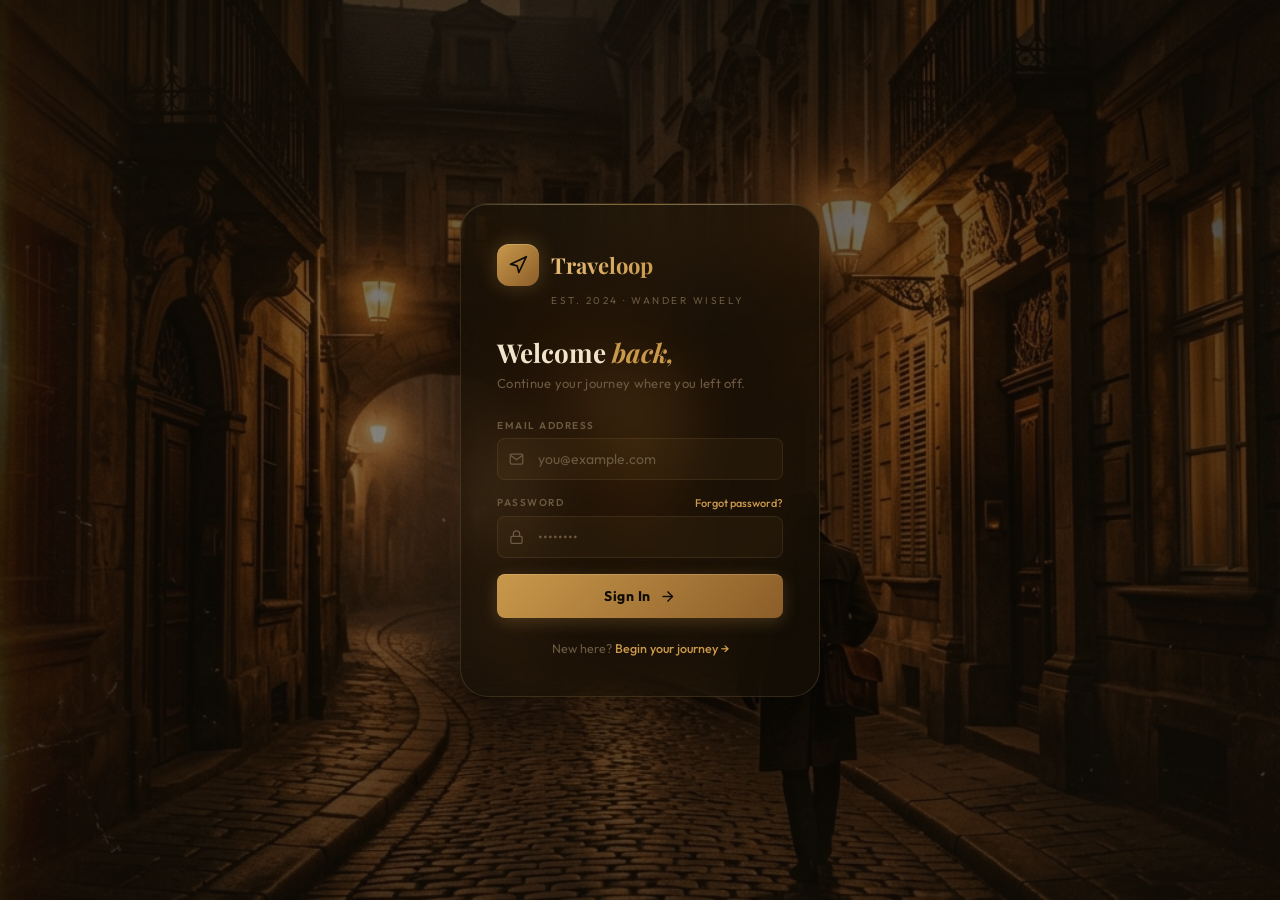
<file: oodo travelloop/frontend/travel loop/index.html>
<!DOCTYPE html>
<html lang="en">
<head>
  <meta charset="UTF-8">
  <meta name="viewport" content="width=device-width, initial-scale=1.0">
  <title>Traveloop | Login</title>
  <meta name="description" content="Sign in to Traveloop — your vintage-inspired travel planning companion.">
  <link rel="preconnect" href="https://fonts.googleapis.com">
  <link rel="preconnect" href="https://fonts.gstatic.com" crossorigin>
  <link href="https://fonts.googleapis.com/css2?family=Playfair+Display:ital,wght@0,400;0,600;0,700;1,400&family=Outfit:wght@300;400;500;600&display=swap" rel="stylesheet">
  <link rel="stylesheet" href="css/global.css">
  <style>
    body {
      background-image: url('assets/vintage_bg.png');
      background-size: cover; background-position: center;
      display: flex; align-items: center; justify-content: center; min-height: 100vh;
    }
    /* vintage vignette overlay */
    .v-overlay {
      position: fixed; inset: 0;
      background:
        radial-gradient(ellipse at center, rgba(14,10,4,0.4) 0%, rgba(14,10,4,0.82) 100%);
    }
    .login-wrap { position: relative; z-index: 2; width: 100%; max-width: 400px; padding: 20px; }
    .login-panel {
      background: rgba(20,14,6,0.72);
      backdrop-filter: blur(28px) saturate(1.3);
      -webkit-backdrop-filter: blur(28px) saturate(1.3);
      border: 1px solid rgba(220,185,120,0.15);
      border-radius: var(--radius-xl);
      padding: 40px 36px;
      box-shadow: 0 30px 70px rgba(0,0,0,0.55), inset 0 1px 0 rgba(255,235,180,0.12);
      position: relative; overflow: hidden;
    }
    .login-panel::before {
      content: ''; position: absolute; top: 0; left: 0; right: 0; height: 1px;
      background: linear-gradient(90deg, transparent, rgba(255,235,180,0.3), rgba(200,151,74,0.5), rgba(255,235,180,0.3), transparent);
    }
    /* Ambient glow inside panel */
    .login-panel::after {
      content: ''; position: absolute; inset: 0;
      background: radial-gradient(ellipse 80% 40% at 50% 0%, rgba(200,151,74,0.06) 0%, transparent 70%);
      pointer-events: none;
    }
    .login-logo {
      display: flex; align-items: center; gap: 12px; margin-bottom: 8px; position: relative; z-index: 1;
    }
    .login-logo .mark {
      width: 42px; height: 42px;
      background: linear-gradient(135deg, #c8974a, #8a5c28);
      border-radius: 12px; display: grid; place-items: center;
      box-shadow: 0 0 20px rgba(200,151,74,0.3), inset 0 1px 0 rgba(255,235,180,0.25);
    }
    .login-logo .mark svg { width: 20px; height: 20px; color: #0e0a04; }
    .login-logo .brand-name {
      font-family: 'Playfair Display', serif;
      font-size: 22px; font-weight: 700;
      background: linear-gradient(135deg, #e8c07a, #c8974a);
      -webkit-background-clip: text; -webkit-text-fill-color: transparent;
    }
    .login-tagline {
      font-size: 10px; letter-spacing: 2.5px; text-transform: uppercase;
      color: var(--text-3); margin-bottom: 28px; margin-left: 54px;
      position: relative; z-index: 1;
    }
    .login-headline {
      font-family: 'Playfair Display', serif;
      font-size: 26px; font-weight: 700; margin-bottom: 5px;
      position: relative; z-index: 1;
    }
    .login-headline em { font-style: italic; color: var(--primary); }
    .login-sub { font-size: 13px; color: var(--text-3); margin-bottom: 28px; position: relative; z-index: 1; letter-spacing: 0.3px; }
    .social-row { display: flex; gap: 10px; margin-bottom: 18px; position: relative; z-index: 1; }
    .social-sign-btn {
      flex: 1; padding: 11px;
      background: rgba(200,151,74,0.06);
      border: 1px solid rgba(220,185,120,0.15);
      border-radius: var(--radius-sm);
      display: flex; align-items: center; justify-content: center; gap: 8px;
      font-size: 13px; font-weight: 500; color: var(--text-1);
      transition: all var(--trans);
    }
    .social-sign-btn:hover { background: rgba(200,151,74,0.12); border-color: var(--border-active); }
    .social-sign-btn svg { width: 17px; height: 17px; }
    .divider-text {
      text-align: center; font-size: 10px; letter-spacing: 2px; text-transform: uppercase;
      color: var(--text-3); margin: 18px 0; position: relative; z-index: 1;
    }
    .divider-text::before, .divider-text::after {
      content: ''; position: absolute; top: 50%;
      width: calc(50% - 54px); height: 1px; background: var(--border);
    }
    .divider-text::before { left: 0; } .divider-text::after { right: 0; }
    .login-form { position: relative; z-index: 1; }
    .full-btn {
      width: 100%; padding: 13px;
      background: linear-gradient(135deg, #c8974a, #8a5c28);
      color: #0e0a04; font-size: 14px; font-weight: 700;
      font-family: 'Outfit', sans-serif;
      border: none; border-radius: var(--radius-sm);
      transition: all var(--trans);
      display: flex; align-items: center; justify-content: center; gap: 8px;
      margin-top: 6px; letter-spacing: 0.5px;
      box-shadow: 0 4px 16px rgba(200,151,74,0.25), inset 0 1px 0 rgba(255,235,180,0.2);
    }
    .full-btn:hover { filter: brightness(1.12); transform: translateY(-1px); box-shadow: 0 8px 24px rgba(200,151,74,0.3); }
    .full-btn svg { width: 17px; height: 17px; }
    .login-footer { text-align: center; font-size: 12.5px; color: var(--text-3); margin-top: 22px; position: relative; z-index: 1; }
    .login-footer a { color: var(--primary); font-weight: 500; }
  </style>
</head>
<body>
  <div class="v-overlay"></div>
  <div class="login-wrap">
    <div class="login-panel">
      <div class="login-logo">
        <div class="mark">
          <svg viewBox="0 0 24 24" fill="none" stroke="currentColor" stroke-width="2" stroke-linecap="round" stroke-linejoin="round"><polygon points="3 11 22 2 13 21 11 13 3 11"/></svg>
        </div>
        <span class="brand-name">Traveloop</span>
      </div>
      <div class="login-tagline">Est. 2024 · Wander Wisely</div>
      <h1 class="login-headline">Welcome <em>back,</em></h1>
      <p class="login-sub">Continue your journey where you left off.</p>

      <div class="login-form">
        <form id="loginForm">
          <div class="form-group">
            <label class="form-label" for="email">Email Address</label>
            <div class="input-with-icon">
              <svg viewBox="0 0 24 24" fill="none" stroke="currentColor" stroke-width="2"><path d="M4 4h16c1.1 0 2 .9 2 2v12c0 1.1-.9 2-2 2H4c-1.1 0-2-.9-2-2V6c0-1.1.9-2 2-2z"/><polyline points="22,6 12,13 2,6"/></svg>
              <input type="email" id="email" class="form-input" placeholder="you@example.com" required autocomplete="email">
            </div>
          </div>
          <div class="form-group">
            <label class="form-label" for="password" style="display:flex;justify-content:space-between">
              Password
              <a href="#" style="color:var(--primary);text-transform:none;letter-spacing:0;font-size:11px;font-weight:500">Forgot password?</a>
            </label>
            <div class="input-with-icon">
              <svg viewBox="0 0 24 24" fill="none" stroke="currentColor" stroke-width="2"><rect x="3" y="11" width="18" height="11" rx="2" ry="2"/><path d="M7 11V7a5 5 0 0 1 10 0v4"/></svg>
              <input type="password" id="password" class="form-input" placeholder="••••••••" required autocomplete="current-password">
            </div>
          </div>
          <button type="submit" class="full-btn" id="signInBtn">
            <span id="btnText">Sign In</span>
            <svg id="btnArrow" viewBox="0 0 24 24" fill="none" stroke="currentColor" stroke-width="2"><line x1="5" y1="12" x2="19" y2="12"/><polyline points="12 5 19 12 12 19"/></svg>
          </button>
        </form>
      </div>
      <p class="login-footer">New here? <a href="home.html">Begin your journey →</a></p>
    </div>
  </div>
  <script src="js/login.js"></script>
</body>
</html>
</file>
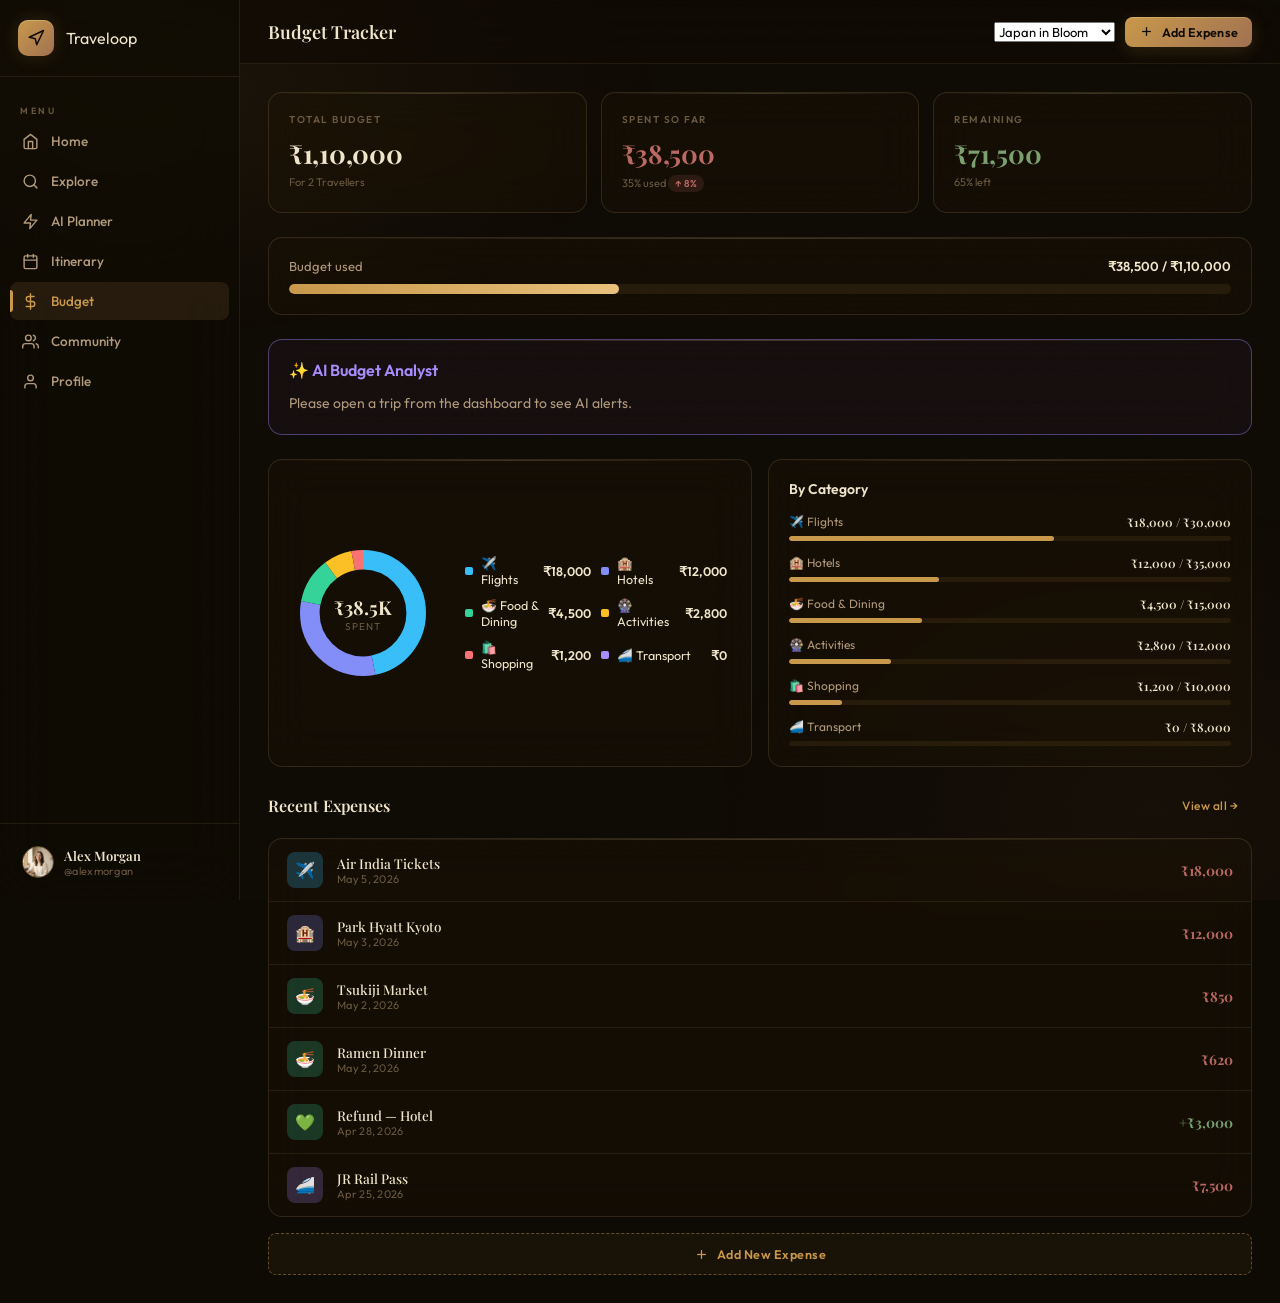
<file: oodo travelloop/frontend/travel loop/budget.html>
<!DOCTYPE html>
<html lang="en">
<head>
  <meta charset="UTF-8">
  <meta name="viewport" content="width=device-width, initial-scale=1.0">
  <title>Traveloop | Budget Tracker</title>
  <meta name="description" content="Track and manage your travel budget in real time.">
  <link rel="stylesheet" href="css/global.css">
  <link rel="stylesheet" href="css/budget.css">
</head>
<body>
<div class="app-shell">
  <aside class="sidebar" id="sidebar"></aside>

  <div class="main-content">
    <header class="topbar">
      <div class="topbar-left">
        <h1 class="topbar-title">Budget Tracker</h1>
      </div>
      <div class="topbar-right">
        <select class="sort-select" aria-label="Select Trip" style="font-size:13px">
          <option>Japan in Bloom</option>
          <option>Maldives Escape</option>
          <option>Amalfi Coast</option>
        </select>
        <button class="btn btn-primary btn-sm">
          <svg viewBox="0 0 24 24" fill="none" stroke="currentColor" stroke-width="2"><line x1="12" y1="5" x2="12" y2="19"/><line x1="5" y1="12" x2="19" y2="12"/></svg>
          Add Expense
        </button>
      </div>
    </header>

    <main class="page-content">
      <!-- Summary Stats -->
      <div class="budget-summary-grid">
        <div class="stat-card">
          <div class="stat-label">Total Budget</div>
          <div class="stat-value">₹1,10,000</div>
          <div class="stat-sub">For 2 Travellers</div>
        </div>
        <div class="stat-card">
          <div class="stat-label">Spent So Far</div>
          <div class="stat-value" style="color:var(--danger)">₹38,500</div>
          <div class="stat-sub">35% used <span class="stat-badge down">↑ 8%</span></div>
        </div>
        <div class="stat-card">
          <div class="stat-label">Remaining</div>
          <div class="stat-value" style="color:var(--success)">₹71,500</div>
          <div class="stat-sub">65% left</div>
        </div>
      </div>

      <div class="card" style="padding:20px;margin-bottom:24px">
        <div style="display:flex;justify-content:space-between;font-size:13px;margin-bottom:10px">
          <span style="color:var(--text-2)">Budget used</span>
          <span style="font-weight:600">₹38,500 / ₹1,10,000</span>
        </div>
        <div class="progress-bar" style="height:10px">
          <div class="progress-fill primary" style="width:35%"></div>
        </div>
      </div>

      <!-- AI Alerts -->
      <div class="card" style="padding:20px;margin-bottom:24px;border: 1px solid rgba(167, 139, 250, 0.4); background: rgba(139, 92, 246, 0.05);">
        <h3 style="font-size:16px;font-weight:600;margin-bottom:12px;display:flex;align-items:center;gap:8px">
          <span style="color:#a78bfa">✨ AI Budget Analyst</span>
        </h3>
        <ul id="aiAlertsList" style="list-style-type:none;padding:0;margin:0;font-size:14px;color:var(--text-2);line-height:1.6">
          <li style="display:flex;align-items:center;gap:8px">
            <span class="spinner" style="width:16px;height:16px;border-top-color:#a78bfa"></span>
            Generating financial insights...
          </li>
        </ul>
      </div>

      <div class="grid-2">
        <!-- Donut Chart -->
        <div class="chart-section" style="margin-bottom:0">
          <div class="donut-wrap">
            <svg class="donut-svg" viewBox="0 0 100 100" id="donutSvg">
              <!-- Segments rendered by JS -->
            </svg>
            <div class="donut-center">
              <div class="amount">₹38.5K</div>
              <div class="label-txt">spent</div>
            </div>
          </div>
          <div class="chart-legend" id="chartLegend">
            <!-- rendered by JS -->
          </div>
        </div>

        <!-- Budget Bars -->
        <div class="card" style="padding:20px">
          <h3 style="font-size:14px;font-weight:600;margin-bottom:16px">By Category</h3>
          <div class="budget-bar-list" id="budgetBars">
            <!-- rendered by JS -->
          </div>
        </div>
      </div>

      <!-- Expense List -->
      <div class="section-head mt-24">
        <h2>Recent Expenses</h2>
        <button class="btn btn-ghost btn-sm">View all →</button>
      </div>
      <div class="card">
        <div class="expense-list" id="expenseList">
          <!-- rendered by JS -->
        </div>
      </div>

      <!-- Add Expense -->
      <button class="add-expense-btn mt-16" id="addExpBtn">
        <svg viewBox="0 0 24 24" fill="none" stroke="currentColor" stroke-width="2"><line x1="12" y1="5" x2="12" y2="19"/><line x1="5" y1="12" x2="19" y2="12"/></svg>
        Add New Expense
      </button>
    </main>
  </div>
</div>
<script src="js/nav.js"></script>
<script src="js/budget.js"></script>
</body>
</html>
</file>
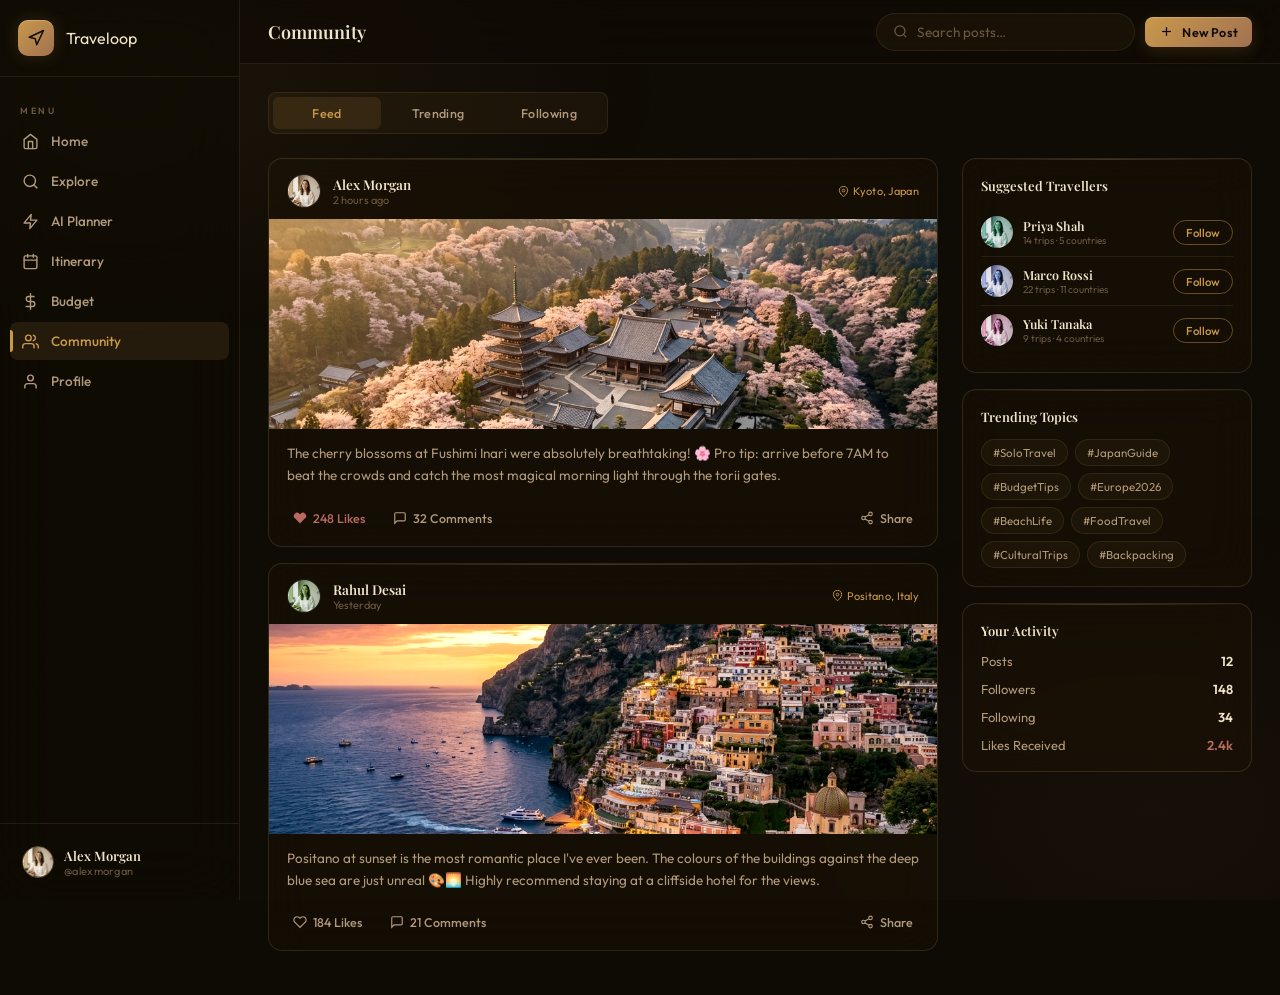
<file: oodo travelloop/frontend/travel loop/community.html>
<!DOCTYPE html>
<html lang="en">
<head>
  <meta charset="UTF-8">
  <meta name="viewport" content="width=device-width, initial-scale=1.0">
  <title>Traveloop | Community</title>
  <meta name="description" content="Connect with fellow travellers, share experiences and get inspired.">
  <link rel="stylesheet" href="css/global.css">
  <link rel="stylesheet" href="css/community.css">
</head>
<body>
<div class="app-shell">
  <aside class="sidebar" id="sidebar"></aside>

  <div class="main-content">
    <header class="topbar">
      <div class="topbar-left">
        <h1 class="topbar-title">Community</h1>
      </div>
      <div class="topbar-right">
        <div class="search-bar">
          <svg viewBox="0 0 24 24" fill="none" stroke="currentColor" stroke-width="2"><circle cx="11" cy="11" r="8"/><line x1="21" y1="21" x2="16.65" y2="16.65"/></svg>
          <input type="text" placeholder="Search posts…" aria-label="Search community">
        </div>
        <button class="btn btn-primary btn-sm" id="newPostBtn">
          <svg viewBox="0 0 24 24" fill="none" stroke="currentColor" stroke-width="2"><line x1="12" y1="5" x2="12" y2="19"/><line x1="5" y1="12" x2="19" y2="12"/></svg>
          New Post
        </button>
      </div>
    </header>

    <main class="page-content" style="max-width:100%">
      <!-- Tabs -->
      <div class="tabs" style="max-width:340px;margin-bottom:24px">
        <button class="tab-btn active" id="tabFeed">Feed</button>
        <button class="tab-btn" id="tabTrending">Trending</button>
        <button class="tab-btn" id="tabFollowing">Following</button>
      </div>

      <div class="community-layout">
        <!-- Posts Feed -->
        <div id="postFeed">
          <!-- Post 1 -->
          <div class="post-card">
            <div class="post-header">
              <img src="assets/avatar.png" alt="Alex Morgan">
              <div class="post-author">
                <div class="name">Alex Morgan</div>
                <div class="time">2 hours ago</div>
              </div>
              <div class="post-location">
                <svg viewBox="0 0 24 24" fill="none" stroke="currentColor" stroke-width="2"><path d="M21 10c0 7-9 13-9 13s-9-6-9-13a9 9 0 0 1 18 0z"/><circle cx="12" cy="10" r="3"/></svg>
                Kyoto, Japan
              </div>
            </div>
            <img class="post-img" src="assets/dest2.png" alt="Kyoto">
            <div class="post-body">
              <p>The cherry blossoms at Fushimi Inari were absolutely breathtaking! 🌸 Pro tip: arrive before 7AM to beat the crowds and catch the most magical morning light through the torii gates.</p>
            </div>
            <div class="post-actions">
              <button class="post-action-btn liked" id="likeBtn1">
                <svg viewBox="0 0 24 24" fill="currentColor" stroke="none"><path d="M20.84 4.61a5.5 5.5 0 0 0-7.78 0L12 5.67l-1.06-1.06a5.5 5.5 0 0 0-7.78 7.78l1.06 1.06L12 21.23l7.78-7.78 1.06-1.06a5.5 5.5 0 0 0 0-7.78z"/></svg>
                248 Likes
              </button>
              <button class="post-action-btn">
                <svg viewBox="0 0 24 24" fill="none" stroke="currentColor" stroke-width="2"><path d="M21 15a2 2 0 0 1-2 2H7l-4 4V5a2 2 0 0 1 2-2h14a2 2 0 0 1 2 2z"/></svg>
                32 Comments
              </button>
              <button class="post-action-btn" style="margin-left:auto">
                <svg viewBox="0 0 24 24" fill="none" stroke="currentColor" stroke-width="2"><circle cx="18" cy="5" r="3"/><circle cx="6" cy="12" r="3"/><circle cx="18" cy="19" r="3"/><line x1="8.59" y1="13.51" x2="15.42" y2="17.49"/><line x1="15.41" y1="6.51" x2="8.59" y2="10.49"/></svg>
                Share
              </button>
            </div>
          </div>

          <!-- Post 2 -->
          <div class="post-card">
            <div class="post-header">
              <img src="assets/avatar.png" alt="Rahul Desai" style="filter:hue-rotate(60deg)">
              <div class="post-author">
                <div class="name">Rahul Desai</div>
                <div class="time">Yesterday</div>
              </div>
              <div class="post-location">
                <svg viewBox="0 0 24 24" fill="none" stroke="currentColor" stroke-width="2"><path d="M21 10c0 7-9 13-9 13s-9-6-9-13a9 9 0 0 1 18 0z"/><circle cx="12" cy="10" r="3"/></svg>
                Positano, Italy
              </div>
            </div>
            <img class="post-img" src="assets/dest3.png" alt="Amalfi">
            <div class="post-body">
              <p>Positano at sunset is the most romantic place I've ever been. The colours of the buildings against the deep blue sea are just unreal 🎨🌅 Highly recommend staying at a cliffside hotel for the views.</p>
            </div>
            <div class="post-actions">
              <button class="post-action-btn" id="likeBtn2">
                <svg viewBox="0 0 24 24" fill="none" stroke="currentColor" stroke-width="2"><path d="M20.84 4.61a5.5 5.5 0 0 0-7.78 0L12 5.67l-1.06-1.06a5.5 5.5 0 0 0-7.78 7.78l1.06 1.06L12 21.23l7.78-7.78 1.06-1.06a5.5 5.5 0 0 0 0-7.78z"/></svg>
                184 Likes
              </button>
              <button class="post-action-btn">
                <svg viewBox="0 0 24 24" fill="none" stroke="currentColor" stroke-width="2"><path d="M21 15a2 2 0 0 1-2 2H7l-4 4V5a2 2 0 0 1 2-2h14a2 2 0 0 1 2 2z"/></svg>
                21 Comments
              </button>
              <button class="post-action-btn" style="margin-left:auto">
                <svg viewBox="0 0 24 24" fill="none" stroke="currentColor" stroke-width="2"><circle cx="18" cy="5" r="3"/><circle cx="6" cy="12" r="3"/><circle cx="18" cy="19" r="3"/><line x1="8.59" y1="13.51" x2="15.42" y2="17.49"/><line x1="15.41" y1="6.51" x2="8.59" y2="10.49"/></svg>
                Share
              </button>
            </div>
          </div>
        </div>

        <!-- Community Sidebar -->
        <aside class="community-sidebar">
          <div class="widget">
            <h3>Suggested Travellers</h3>
            <div class="traveler-item">
              <img src="assets/avatar.png" alt="Priya Shah" style="filter:hue-rotate(120deg)">
              <div class="info">
                <div class="name">Priya Shah</div>
                <div class="trips">14 trips · 5 countries</div>
              </div>
              <button class="follow-btn">Follow</button>
            </div>
            <div class="traveler-item">
              <img src="assets/avatar.png" alt="Marco Rossi" style="filter:hue-rotate(200deg)">
              <div class="info">
                <div class="name">Marco Rossi</div>
                <div class="trips">22 trips · 11 countries</div>
              </div>
              <button class="follow-btn">Follow</button>
            </div>
            <div class="traveler-item">
              <img src="assets/avatar.png" alt="Yuki Tanaka" style="filter:hue-rotate(290deg)">
              <div class="info">
                <div class="name">Yuki Tanaka</div>
                <div class="trips">9 trips · 4 countries</div>
              </div>
              <button class="follow-btn">Follow</button>
            </div>
          </div>

          <div class="widget">
            <h3>Trending Topics</h3>
            <div class="tag-cloud">
              <span class="topic-tag">#SoloTravel</span>
              <span class="topic-tag">#JapanGuide</span>
              <span class="topic-tag">#BudgetTips</span>
              <span class="topic-tag">#Europe2026</span>
              <span class="topic-tag">#BeachLife</span>
              <span class="topic-tag">#FoodTravel</span>
              <span class="topic-tag">#CulturalTrips</span>
              <span class="topic-tag">#Backpacking</span>
            </div>
          </div>

          <div class="widget">
            <h3>Your Activity</h3>
            <div style="display:flex;flex-direction:column;gap:12px">
              <div style="display:flex;justify-content:space-between;font-size:13px">
                <span style="color:var(--text-2)">Posts</span><span style="font-weight:600">12</span>
              </div>
              <div style="display:flex;justify-content:space-between;font-size:13px">
                <span style="color:var(--text-2)">Followers</span><span style="font-weight:600">148</span>
              </div>
              <div style="display:flex;justify-content:space-between;font-size:13px">
                <span style="color:var(--text-2)">Following</span><span style="font-weight:600">34</span>
              </div>
              <div style="display:flex;justify-content:space-between;font-size:13px">
                <span style="color:var(--text-2)">Likes Received</span><span style="font-weight:600;color:var(--danger)">2.4k</span>
              </div>
            </div>
          </div>
        </aside>
      </div>
    </main>
  </div>
</div>
<script src="js/nav.js"></script>
<script src="js/community.js"></script>
</body>
</html>
</file>
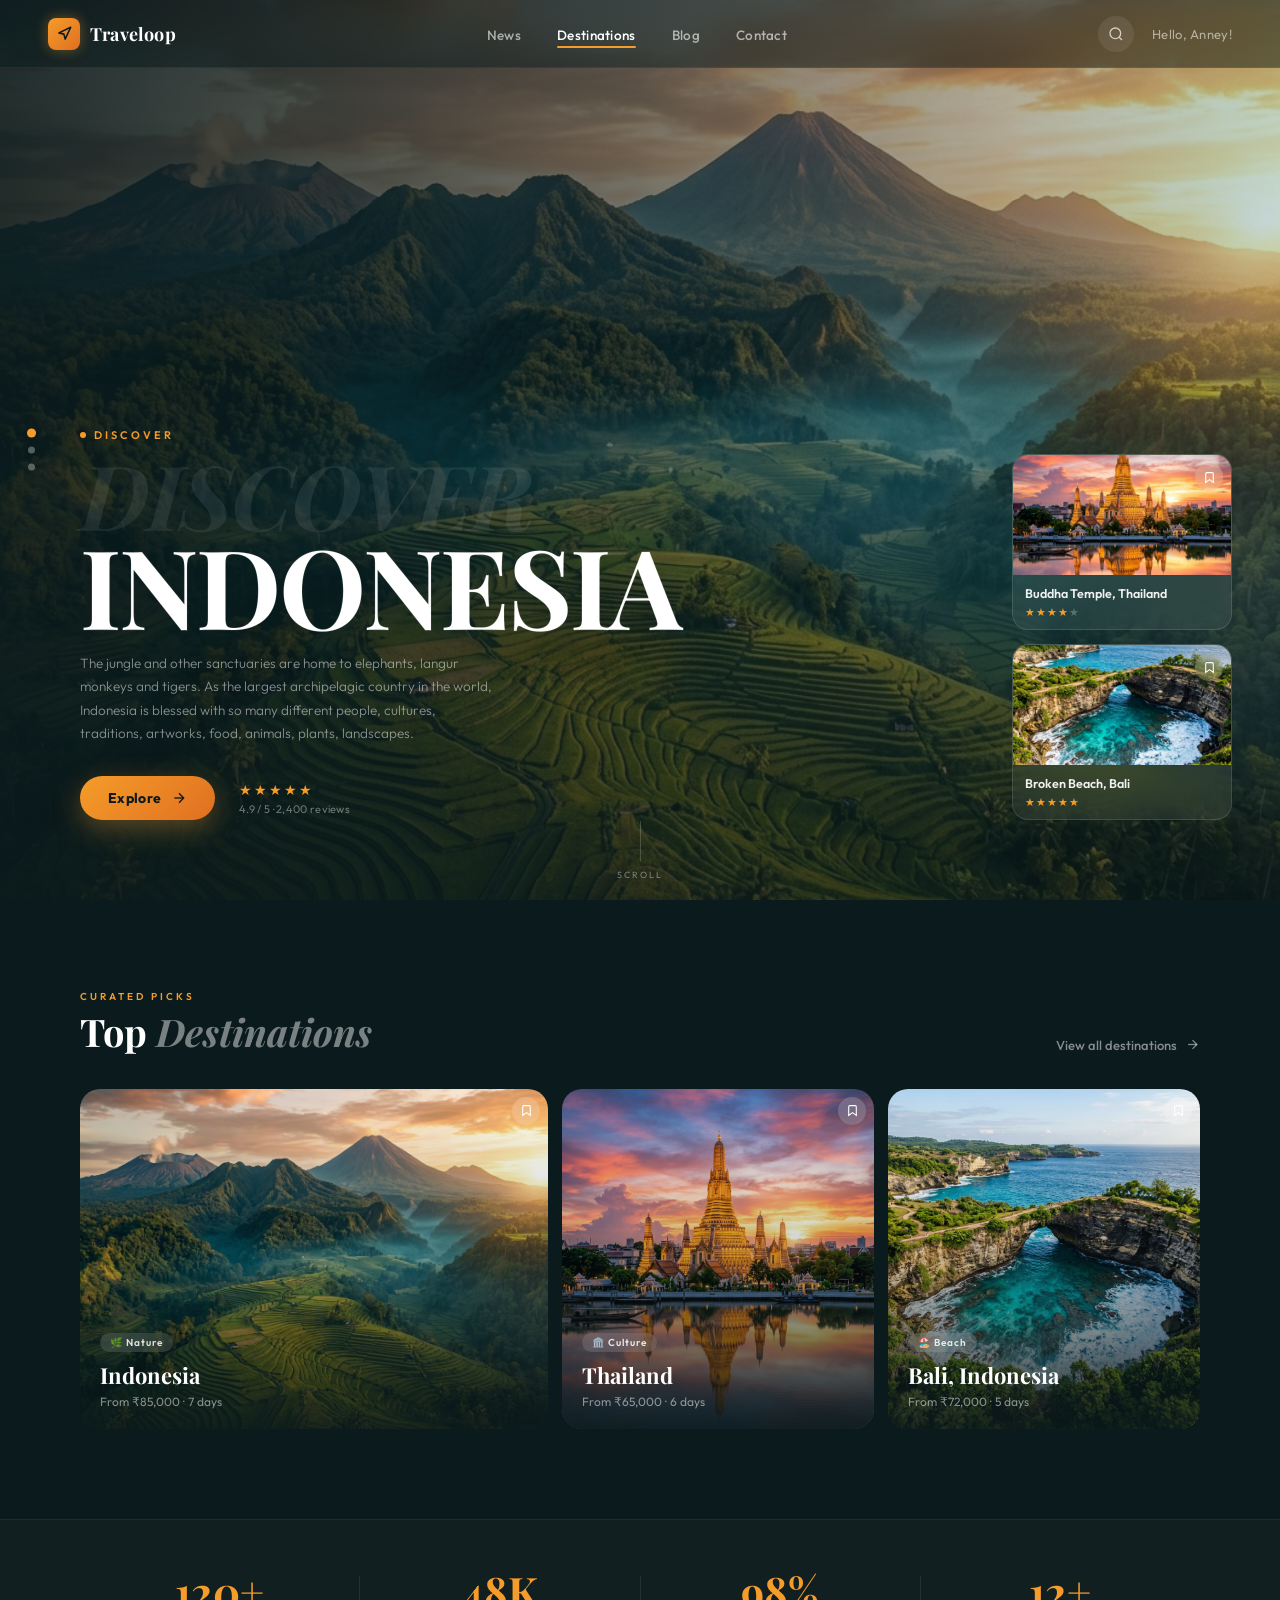
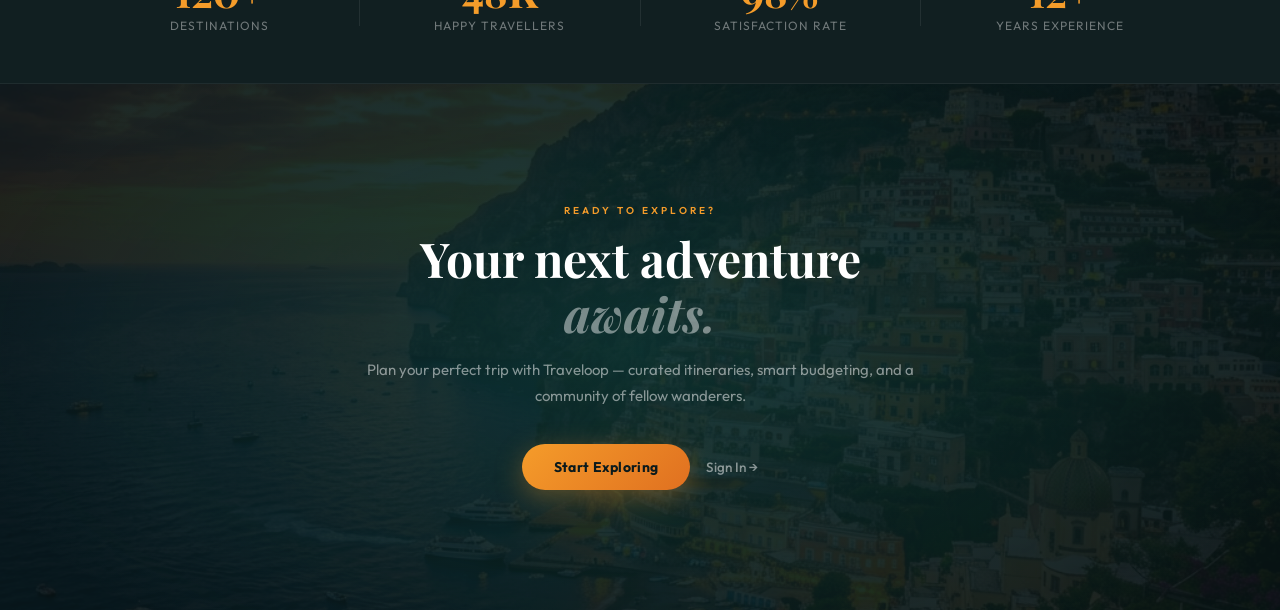
<file: oodo travelloop/frontend/travel loop/discover.html>
<!DOCTYPE html>
<html lang="en">
<head>
  <meta charset="UTF-8">
  <meta name="viewport" content="width=device-width, initial-scale=1.0">
  <title>Traveloop | Discover the World</title>
  <meta name="description" content="Discover breathtaking destinations around the world with Traveloop.">
  <link rel="preconnect" href="https://fonts.googleapis.com">
  <link rel="preconnect" href="https://fonts.gstatic.com" crossorigin>
  <link href="https://fonts.googleapis.com/css2?family=Playfair+Display:ital,wght@0,400;0,600;0,700;1,400;1,700&family=Outfit:wght@300;400;500;600;700&display=swap" rel="stylesheet">
  <link rel="stylesheet" href="css/discover.css">
</head>
<body>

  <!-- NAV -->
  <nav class="topnav" id="topnav">
    <a href="discover.html" class="nav-logo">
      <div class="logo-icon">
        <svg viewBox="0 0 24 24" fill="none" stroke="currentColor" stroke-width="2.5" stroke-linecap="round" stroke-linejoin="round"><polygon points="3 11 22 2 13 21 11 13 3 11"/></svg>
      </div>
      <span class="logo-text">Traveloop</span>
    </a>

    <ul class="nav-links">
      <li><a href="#" class="nav-link">News</a></li>
      <li><a href="#" class="nav-link active">Destinations</a></li>
      <li><a href="#" class="nav-link">Blog</a></li>
      <li><a href="#" class="nav-link">Contact</a></li>
    </ul>

    <div class="nav-actions">
      <button class="nav-search-btn" aria-label="Search">
        <svg viewBox="0 0 24 24" fill="none" stroke="currentColor" stroke-width="2"><circle cx="11" cy="11" r="8"/><line x1="21" y1="21" x2="16.65" y2="16.65"/></svg>
      </button>
      <span class="nav-greeting">Hello, Anney!</span>
    </div>
  </nav>

  <!-- HERO SECTION -->
  <section class="hero" id="hero">

    <!-- Background Slides -->
    <div class="hero-slides">
      <div class="hero-slide active" style="background-image:url('assets/indonesia.png')"></div>
      <div class="hero-slide" style="background-image:url('assets/dest3.png')"></div>
      <div class="hero-slide" style="background-image:url('assets/dest1.png')"></div>
    </div>

    <!-- Dark overlay -->
    <div class="hero-overlay"></div>

    <!-- Left slider dots -->
    <div class="slider-dots" id="sliderDots">
      <button class="slider-dot active" data-i="0" aria-label="Slide 1"></button>
      <button class="slider-dot" data-i="1" aria-label="Slide 2"></button>
      <button class="slider-dot" data-i="2" aria-label="Slide 3"></button>
    </div>

    <!-- Hero Content -->
    <div class="hero-content">
      <div class="hero-intro">
        <div class="hero-eyebrow">
          <span class="eyebrow-dot"></span>
          Discover
        </div>
        <div class="hero-country" id="heroCountry">
          <div class="country-line line1" id="heroLine1">DISCOVER</div>
          <div class="country-line line2" id="heroLine2">INDONESIA</div>
        </div>
        <p class="hero-description" id="heroDesc">
          The jungle and other sanctuaries are home to elephants, langur monkeys and tigers.
          As the largest archipelagic country in the world, Indonesia is blessed with so many
          different people, cultures, traditions, artworks, food, animals, plants, landscapes.
        </p>
        <div class="hero-actions">
          <a href="explore.html" class="btn-explore">
            Explore
            <svg viewBox="0 0 24 24" fill="none" stroke="currentColor" stroke-width="2"><line x1="5" y1="12" x2="19" y2="12"/><polyline points="12 5 19 12 12 19"/></svg>
          </a>
          <div class="hero-rating">
            <div class="rating-stars">★★★★★</div>
            <div class="rating-text">4.9 / 5 · 2,400 reviews</div>
          </div>
        </div>
      </div>
    </div>

    <!-- Right: Destination Cards -->
    <div class="dest-cards" id="destCards">
      <div class="dest-card active" id="card1">
        <img src="assets/thailand.png" alt="Buddha Temple, Thailand" class="dest-card-img">
        <div class="dest-card-body">
          <div class="dest-card-name">Buddha Temple, Thailand</div>
          <div class="dest-card-stars">
            <span>★</span><span>★</span><span>★</span><span>★</span><span class="dim">★</span>
          </div>
        </div>
        <button class="card-save-btn" aria-label="Save">
          <svg viewBox="0 0 24 24" fill="none" stroke="currentColor" stroke-width="2"><path d="M19 21l-7-5-7 5V5a2 2 0 0 1 2-2h10a2 2 0 0 1 2 2z"/></svg>
        </button>
      </div>
      <div class="dest-card" id="card2">
        <img src="assets/bali.png" alt="Broken Beach, Bali" class="dest-card-img">
        <div class="dest-card-body">
          <div class="dest-card-name">Broken Beach, Bali</div>
          <div class="dest-card-stars">
            <span>★</span><span>★</span><span>★</span><span>★</span><span>★</span>
          </div>
        </div>
        <button class="card-save-btn" aria-label="Save">
          <svg viewBox="0 0 24 24" fill="none" stroke="currentColor" stroke-width="2"><path d="M19 21l-7-5-7 5V5a2 2 0 0 1 2-2h10a2 2 0 0 1 2 2z"/></svg>
        </button>
      </div>
    </div>

    <!-- Bottom scroll hint -->
    <div class="scroll-hint">
      <div class="scroll-line"></div>
      <span>Scroll</span>
    </div>
  </section>

  <!-- DESTINATIONS SECTION -->
  <section class="destinations-section">
    <div class="dest-section-header">
      <div>
        <div class="section-eyebrow">Curated picks</div>
        <h2 class="section-title">Top <em>Destinations</em></h2>
      </div>
      <a href="explore.html" class="view-all-btn">
        View all destinations
        <svg viewBox="0 0 24 24" fill="none" stroke="currentColor" stroke-width="2"><line x1="5" y1="12" x2="19" y2="12"/><polyline points="12 5 19 12 12 19"/></svg>
      </a>
    </div>

    <div class="dest-grid">
      <div class="dest-grid-card large" style="background-image:url('assets/indonesia.png')">
        <div class="grid-card-overlay"></div>
        <div class="grid-card-body">
          <div class="grid-card-tag">🌿 Nature</div>
          <div class="grid-card-name">Indonesia</div>
          <div class="grid-card-meta">From ₹85,000 · 7 days</div>
        </div>
        <button class="card-save-btn white">
          <svg viewBox="0 0 24 24" fill="none" stroke="currentColor" stroke-width="2"><path d="M19 21l-7-5-7 5V5a2 2 0 0 1 2-2h10a2 2 0 0 1 2 2z"/></svg>
        </button>
      </div>
      <div class="dest-grid-card" style="background-image:url('assets/thailand.png')">
        <div class="grid-card-overlay"></div>
        <div class="grid-card-body">
          <div class="grid-card-tag">🏛️ Culture</div>
          <div class="grid-card-name">Thailand</div>
          <div class="grid-card-meta">From ₹65,000 · 6 days</div>
        </div>
        <button class="card-save-btn white">
          <svg viewBox="0 0 24 24" fill="none" stroke="currentColor" stroke-width="2"><path d="M19 21l-7-5-7 5V5a2 2 0 0 1 2-2h10a2 2 0 0 1 2 2z"/></svg>
        </button>
      </div>
      <div class="dest-grid-card" style="background-image:url('assets/bali.png')">
        <div class="grid-card-overlay"></div>
        <div class="grid-card-body">
          <div class="grid-card-tag">🏖️ Beach</div>
          <div class="grid-card-name">Bali, Indonesia</div>
          <div class="grid-card-meta">From ₹72,000 · 5 days</div>
        </div>
        <button class="card-save-btn white">
          <svg viewBox="0 0 24 24" fill="none" stroke="currentColor" stroke-width="2"><path d="M19 21l-7-5-7 5V5a2 2 0 0 1 2-2h10a2 2 0 0 1 2 2z"/></svg>
        </button>
      </div>
    </div>
  </section>

  <!-- STATS STRIP -->
  <section class="stats-strip">
    <div class="stat-item">
      <div class="stat-number">120+</div>
      <div class="stat-label">Destinations</div>
    </div>
    <div class="stat-divider"></div>
    <div class="stat-item">
      <div class="stat-number">48K</div>
      <div class="stat-label">Happy Travellers</div>
    </div>
    <div class="stat-divider"></div>
    <div class="stat-item">
      <div class="stat-number">98%</div>
      <div class="stat-label">Satisfaction Rate</div>
    </div>
    <div class="stat-divider"></div>
    <div class="stat-item">
      <div class="stat-number">12+</div>
      <div class="stat-label">Years Experience</div>
    </div>
  </section>

  <!-- CTA -->
  <section class="cta-section">
    <div class="cta-bg" style="background-image:url('assets/dest3.png')"></div>
    <div class="cta-overlay"></div>
    <div class="cta-content">
      <div class="cta-eyebrow">Ready to explore?</div>
      <h2 class="cta-title">Your next adventure <em>awaits.</em></h2>
      <p class="cta-sub">Plan your perfect trip with Traveloop — curated itineraries, smart budgeting, and a community of fellow wanderers.</p>
      <div class="cta-actions">
        <a href="explore.html" class="cta-btn-primary">Start Exploring</a>
        <a href="index.html" class="cta-btn-ghost">Sign In →</a>
      </div>
    </div>
  </section>

  <script src="js/discover.js"></script>
</body>
</html>
</file>
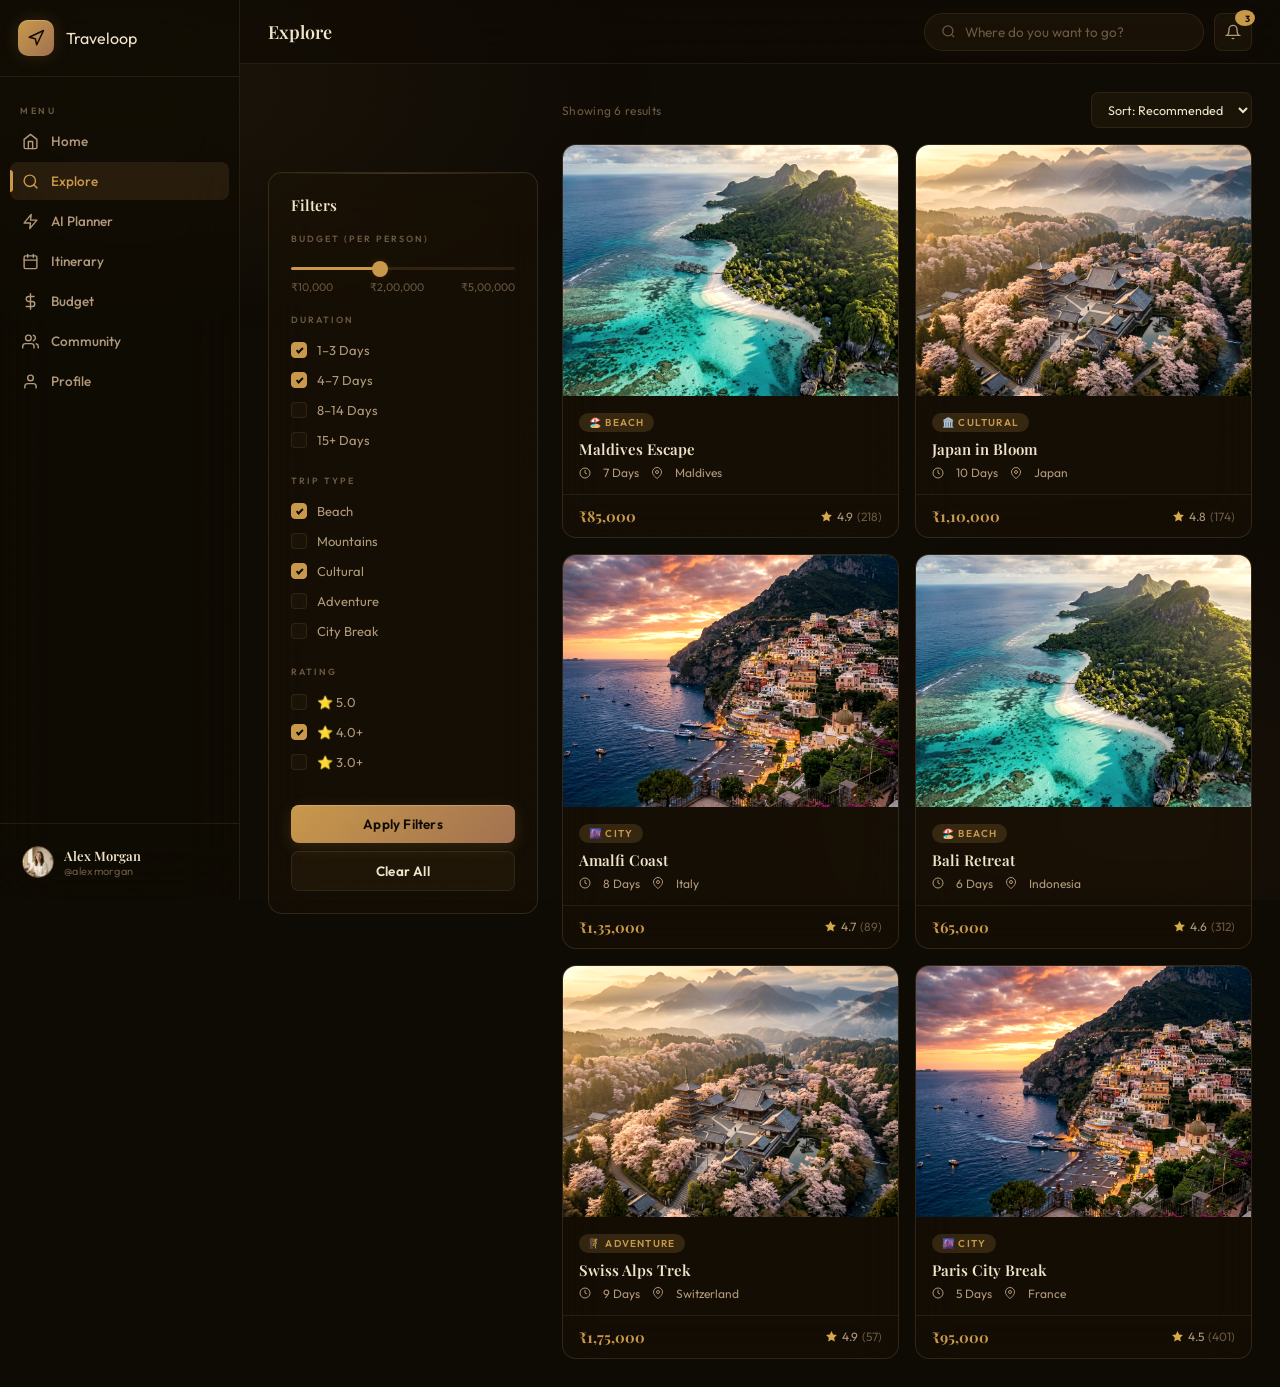
<file: oodo travelloop/frontend/travel loop/explore.html>
<!DOCTYPE html>
<html lang="en">
<head>
  <meta charset="UTF-8">
  <meta name="viewport" content="width=device-width, initial-scale=1.0">
  <title>Traveloop | Explore</title>
  <meta name="description" content="Search and filter thousands of curated travel destinations.">
  <link rel="stylesheet" href="css/global.css">
  <link rel="stylesheet" href="css/explore.css">
</head>
<body>
<div class="app-shell">
  <aside class="sidebar" id="sidebar"></aside>

  <div class="main-content">
    <header class="topbar">
      <div class="topbar-left">
        <h1 class="topbar-title">Explore</h1>
      </div>
      <div class="topbar-right">
        <div class="search-bar" style="min-width:280px">
          <svg viewBox="0 0 24 24" fill="none" stroke="currentColor" stroke-width="2"><circle cx="11" cy="11" r="8"/><line x1="21" y1="21" x2="16.65" y2="16.65"/></svg>
          <input type="text" id="searchInput" placeholder="Where do you want to go?" aria-label="Search destinations">
        </div>
        <button class="icon-btn" id="notifBtn" aria-label="Notifications">
          <svg viewBox="0 0 24 24" fill="none" stroke="currentColor" stroke-width="2"><path d="M18 8A6 6 0 0 0 6 8c0 7-3 9-3 9h18s-3-2-3-9"/><path d="M13.73 21a2 2 0 0 1-3.46 0"/></svg>
          <span class="badge">3</span>
        </button>
      </div>
    </header>

    <main class="page-content" style="max-width:100%">
      <div class="explore-layout">
        <!-- Filter Panel -->
        <aside class="filter-panel" aria-label="Filters">
          <h3>Filters</h3>

          <div class="filter-section">
            <div class="filter-section-title">Budget (per person)</div>
            <div class="range-slider">
              <input type="range" class="range-input" id="budgetRange" min="10000" max="500000" value="200000" step="5000" style="--pct:38%">
            </div>
            <div class="range-labels">
              <span>₹10,000</span>
              <span id="budgetVal">₹2,00,000</span>
              <span>₹5,00,000</span>
            </div>
          </div>

          <div class="filter-section">
            <div class="filter-section-title">Duration</div>
            <label class="check-item"><input type="checkbox" checked><span class="checkmark-box"></span> 1–3 Days</label>
            <label class="check-item"><input type="checkbox" checked><span class="checkmark-box"></span> 4–7 Days</label>
            <label class="check-item"><input type="checkbox"><span class="checkmark-box"></span> 8–14 Days</label>
            <label class="check-item"><input type="checkbox"><span class="checkmark-box"></span> 15+ Days</label>
          </div>

          <div class="filter-section">
            <div class="filter-section-title">Trip Type</div>
            <label class="check-item"><input type="checkbox" checked><span class="checkmark-box"></span> Beach</label>
            <label class="check-item"><input type="checkbox"><span class="checkmark-box"></span> Mountains</label>
            <label class="check-item"><input type="checkbox" checked><span class="checkmark-box"></span> Cultural</label>
            <label class="check-item"><input type="checkbox"><span class="checkmark-box"></span> Adventure</label>
            <label class="check-item"><input type="checkbox"><span class="checkmark-box"></span> City Break</label>
          </div>

          <div class="filter-section">
            <div class="filter-section-title">Rating</div>
            <label class="check-item"><input type="checkbox"><span class="checkmark-box"></span> ⭐ 5.0</label>
            <label class="check-item"><input type="checkbox" checked><span class="checkmark-box"></span> ⭐ 4.0+</label>
            <label class="check-item"><input type="checkbox"><span class="checkmark-box"></span> ⭐ 3.0+</label>
          </div>

          <button class="btn btn-primary" style="width:100%;justify-content:center;margin-top:8px" id="applyFilters">Apply Filters</button>
          <button class="btn btn-outline" style="width:100%;justify-content:center;margin-top:8px" id="clearFilters">Clear All</button>
        </aside>

        <!-- Results -->
        <div>
          <div class="results-header">
            <span class="results-count" id="resultsCount">Showing 6 results</span>
            <select class="sort-select" id="sortSelect" aria-label="Sort by">
              <option>Sort: Recommended</option>
              <option>Price: Low to High</option>
              <option>Price: High to Low</option>
              <option>Rating</option>
              <option>Duration</option>
            </select>
          </div>

          <div class="explore-grid" id="exploreGrid">
            <!-- Cards injected by JS -->
          </div>
        </div>
      </div>
    </main>
  </div>
</div>
<script src="js/nav.js"></script>
<script src="js/explore.js"></script>
</body>
</html>
</file>
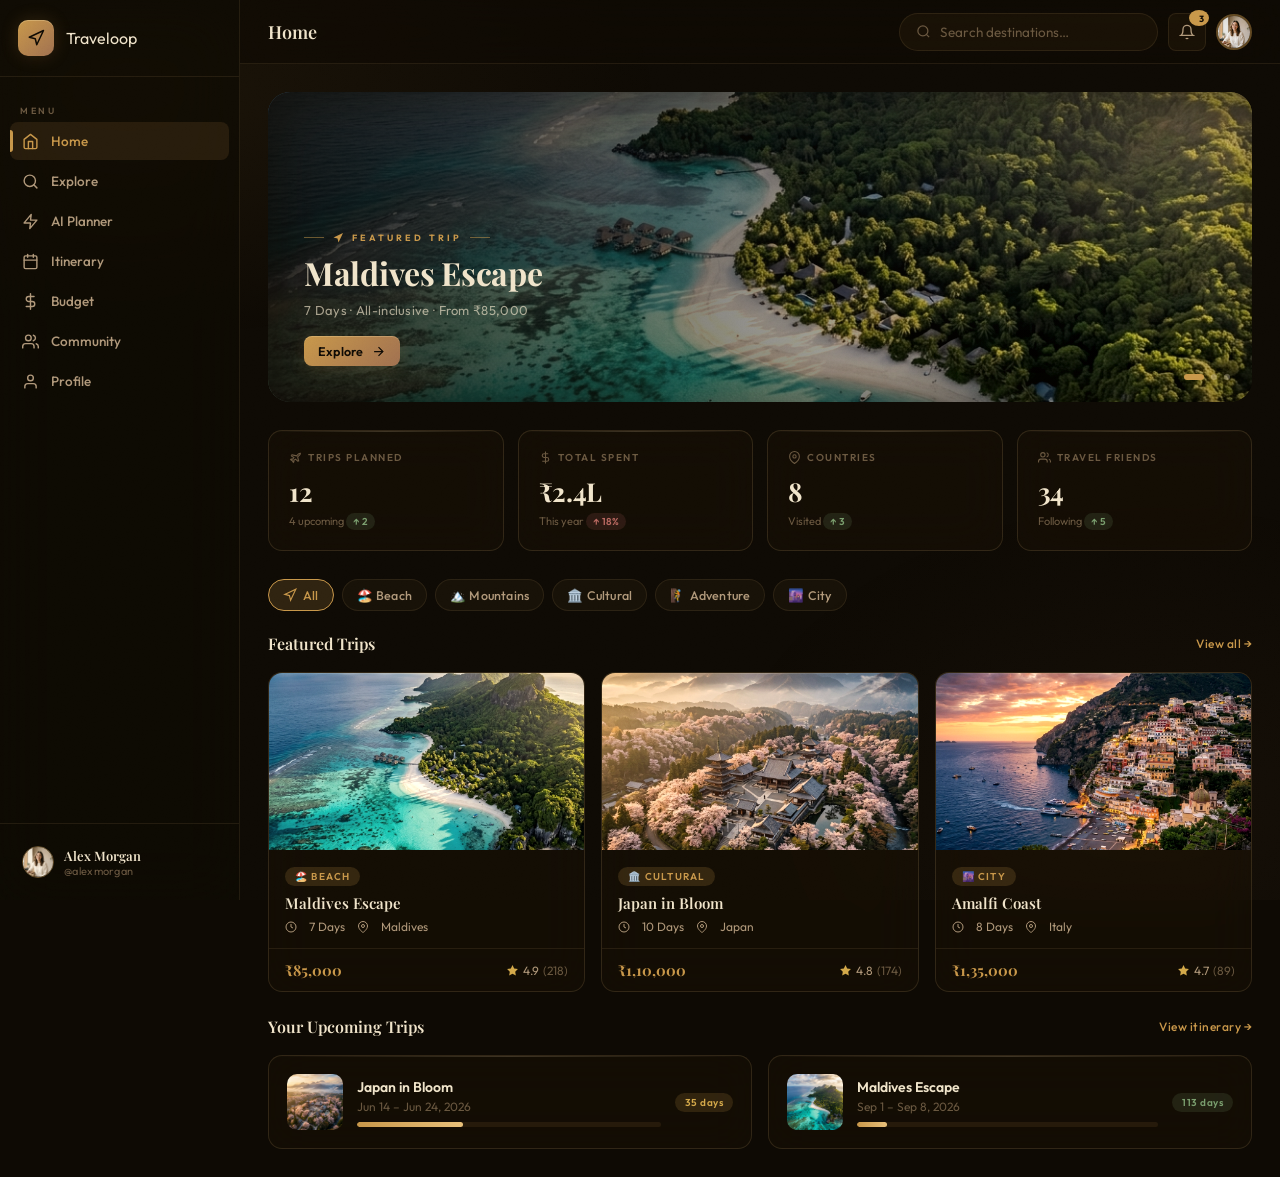
<file: oodo travelloop/frontend/travel loop/home.html>
<!DOCTYPE html>
<html lang="en">
<head>
  <meta charset="UTF-8">
  <meta name="viewport" content="width=device-width, initial-scale=1.0">
  <title>Traveloop | Home</title>
  <meta name="description" content="Discover your next adventure with Traveloop — curated trips, budgets, and community all in one.">
  <link rel="stylesheet" href="css/global.css">
  <link rel="stylesheet" href="css/home.css">
</head>
<body>
<div class="app-shell">
  <aside class="sidebar" id="sidebar"></aside>

  <div class="main-content">
    <header class="topbar">
      <div class="topbar-left">
        <h1 class="topbar-title">Home</h1>
      </div>
      <div class="topbar-right">
        <div class="search-bar">
          <svg viewBox="0 0 24 24" fill="none" stroke="currentColor" stroke-width="2"><circle cx="11" cy="11" r="8"/><line x1="21" y1="21" x2="16.65" y2="16.65"/></svg>
          <input type="text" placeholder="Search destinations…" aria-label="Search">
        </div>
        <button class="icon-btn" id="notifBtn" aria-label="Notifications">
          <svg viewBox="0 0 24 24" fill="none" stroke="currentColor" stroke-width="2"><path d="M18 8A6 6 0 0 0 6 8c0 7-3 9-3 9h18s-3-2-3-9"/><path d="M13.73 21a2 2 0 0 1-3.46 0"/></svg>
          <span class="badge">3</span>
        </button>
        <a href="profile.html">
          <img src="assets/avatar.png" class="avatar" width="36" height="36" alt="Profile" style="border:2px solid var(--border-active);border-radius:50%;cursor:pointer">
        </a>
      </div>
    </header>

    <main class="page-content">
      <!-- Hero Banner -->
      <div class="hero-banner" aria-label="Featured destinations">
        <div class="hero-slides" id="heroSlides">
          <div class="hero-slide active">
            <img src="assets/dest1.png" alt="Tropical Island Paradise">
            <div class="hero-content">
              <div class="hero-label">
                <svg width="12" height="12" viewBox="0 0 24 24" fill="currentColor"><polygon points="3 11 22 2 13 21 11 13 3 11"/></svg>
                Featured Trip
              </div>
              <h1>Maldives Escape</h1>
              <p>7 Days · All-inclusive · From ₹85,000</p>
              <a href="explore.html" class="btn btn-primary btn-sm">
                Explore
                <svg viewBox="0 0 24 24" fill="none" stroke="currentColor" stroke-width="2"><line x1="5" y1="12" x2="19" y2="12"/><polyline points="12 5 19 12 12 19"/></svg>
              </a>
            </div>
          </div>
          <div class="hero-slide">
            <img src="assets/dest2.png" alt="Japan Cherry Blossom">
            <div class="hero-content">
              <div class="hero-label">
                <svg width="12" height="12" viewBox="0 0 24 24" fill="currentColor"><polygon points="3 11 22 2 13 21 11 13 3 11"/></svg>
                Cultural Journey
              </div>
              <h1>Japan in Bloom</h1>
              <p>10 Days · Cultural · From ₹1,10,000</p>
              <a href="explore.html" class="btn btn-primary btn-sm">
                Explore
                <svg viewBox="0 0 24 24" fill="none" stroke="currentColor" stroke-width="2"><line x1="5" y1="12" x2="19" y2="12"/><polyline points="12 5 19 12 12 19"/></svg>
              </a>
            </div>
          </div>
          <div class="hero-slide">
            <img src="assets/dest3.png" alt="Amalfi Coast Italy">
            <div class="hero-content">
              <div class="hero-label">
                <svg width="12" height="12" viewBox="0 0 24 24" fill="currentColor"><polygon points="3 11 22 2 13 21 11 13 3 11"/></svg>
                Europe Special
              </div>
              <h1>Amalfi Coast, Italy</h1>
              <p>8 Days · Romantic · From ₹1,35,000</p>
              <a href="explore.html" class="btn btn-primary btn-sm">
                Explore
                <svg viewBox="0 0 24 24" fill="none" stroke="currentColor" stroke-width="2"><line x1="5" y1="12" x2="19" y2="12"/><polyline points="12 5 19 12 12 19"/></svg>
              </a>
            </div>
          </div>
        </div>
        <div class="hero-dots" id="heroDots">
          <button class="hero-dot active" data-i="0" aria-label="Slide 1"></button>
          <button class="hero-dot" data-i="1" aria-label="Slide 2"></button>
          <button class="hero-dot" data-i="2" aria-label="Slide 3"></button>
        </div>
      </div>

      <!-- Quick Stats -->
      <div class="stats-row">
        <div class="stat-card">
          <div class="stat-label">
            <svg viewBox="0 0 24 24" fill="none" stroke="currentColor" stroke-width="2"><path d="M17.8 19.2 16 11l3.5-3.5C21 6 21 4 21 4s-2 0-3.5 1.5L14 9 5.8 7.2c-.5-.1-.9.1-1.1.5l-.3.5c-.2.5-.1 1 .3 1.3L9 12l-2 3H4l-1 1 3 2 2 3 1-1v-3l3-2 3.5 3.3c.3.4.8.5 1.3.3l.5-.2c.4-.3.6-.7.5-1.2z"/></svg>
            Trips Planned
          </div>
          <div class="stat-value">12</div>
          <div class="stat-sub">4 upcoming <span class="stat-badge up">↑ 2</span></div>
        </div>
        <div class="stat-card">
          <div class="stat-label">
            <svg viewBox="0 0 24 24" fill="none" stroke="currentColor" stroke-width="2"><line x1="12" y1="1" x2="12" y2="23"/><path d="M17 5H9.5a3.5 3.5 0 0 0 0 7h5a3.5 3.5 0 0 1 0 7H6"/></svg>
            Total Spent
          </div>
          <div class="stat-value">₹2.4L</div>
          <div class="stat-sub">This year <span class="stat-badge down">↑ 18%</span></div>
        </div>
        <div class="stat-card">
          <div class="stat-label">
            <svg viewBox="0 0 24 24" fill="none" stroke="currentColor" stroke-width="2"><path d="M21 10c0 7-9 13-9 13s-9-6-9-13a9 9 0 0 1 18 0z"/><circle cx="12" cy="10" r="3"/></svg>
            Countries
          </div>
          <div class="stat-value">8</div>
          <div class="stat-sub">Visited <span class="stat-badge up">↑ 3</span></div>
        </div>
        <div class="stat-card">
          <div class="stat-label">
            <svg viewBox="0 0 24 24" fill="none" stroke="currentColor" stroke-width="2"><path d="M17 21v-2a4 4 0 0 0-4-4H5a4 4 0 0 0-4 4v2"/><circle cx="9" cy="7" r="4"/><path d="M23 21v-2a4 4 0 0 0-3-3.87"/><path d="M16 3.13a4 4 0 0 1 0 7.75"/></svg>
            Travel Friends
          </div>
          <div class="stat-value">34</div>
          <div class="stat-sub">Following <span class="stat-badge up">↑ 5</span></div>
        </div>
      </div>

      <!-- Category Chips -->
      <div class="cat-chips" id="catChips" role="tablist">
        <button class="cat-chip active" data-cat="all" role="tab">
          <svg viewBox="0 0 24 24" fill="none" stroke="currentColor" stroke-width="2"><polygon points="3 11 22 2 13 21 11 13 3 11"/></svg>
          All
        </button>
        <button class="cat-chip" data-cat="beach">
          🏖️ Beach
        </button>
        <button class="cat-chip" data-cat="mountains">
          🏔️ Mountains
        </button>
        <button class="cat-chip" data-cat="cultural">
          🏛️ Cultural
        </button>
        <button class="cat-chip" data-cat="adventure">
          🧗 Adventure
        </button>
        <button class="cat-chip" data-cat="city">
          🌆 City
        </button>
      </div>

      <!-- Featured Trips -->
      <div class="section-head">
        <h2>Featured Trips</h2>
        <a href="explore.html">View all →</a>
      </div>
      <div class="grid-3" id="tripGrid">
        <a href="itinerary.html" class="card trip-card">
          <img class="card-img" src="assets/dest1.png" alt="Maldives">
          <div class="card-body">
            <div class="card-tag">🏖️ Beach</div>
            <div class="card-title">Maldives Escape</div>
            <div class="card-meta">
              <svg viewBox="0 0 24 24" fill="none" stroke="currentColor" stroke-width="2"><circle cx="12" cy="12" r="10"/><polyline points="12 6 12 12 16 14"/></svg> 7 Days
              <svg viewBox="0 0 24 24" fill="none" stroke="currentColor" stroke-width="2"><path d="M21 10c0 7-9 13-9 13s-9-6-9-13a9 9 0 0 1 18 0z"/><circle cx="12" cy="10" r="3"/></svg> Maldives
            </div>
          </div>
          <div class="card-footer">
            <div class="price">₹85,000</div>
            <div class="rating">
              <svg viewBox="0 0 24 24" fill="currentColor" width="13" height="13"><polygon points="12 2 15.09 8.26 22 9.27 17 14.14 18.18 21.02 12 17.77 5.82 21.02 7 14.14 2 9.27 8.91 8.26 12 2"/></svg>
              4.9 <span style="color:var(--text-3)">(218)</span>
            </div>
          </div>
        </a>
        <a href="itinerary.html" class="card trip-card">
          <img class="card-img" src="assets/dest2.png" alt="Japan">
          <div class="card-body">
            <div class="card-tag">🏛️ Cultural</div>
            <div class="card-title">Japan in Bloom</div>
            <div class="card-meta">
              <svg viewBox="0 0 24 24" fill="none" stroke="currentColor" stroke-width="2"><circle cx="12" cy="12" r="10"/><polyline points="12 6 12 12 16 14"/></svg> 10 Days
              <svg viewBox="0 0 24 24" fill="none" stroke="currentColor" stroke-width="2"><path d="M21 10c0 7-9 13-9 13s-9-6-9-13a9 9 0 0 1 18 0z"/><circle cx="12" cy="10" r="3"/></svg> Japan
            </div>
          </div>
          <div class="card-footer">
            <div class="price">₹1,10,000</div>
            <div class="rating">
              <svg viewBox="0 0 24 24" fill="currentColor" width="13" height="13"><polygon points="12 2 15.09 8.26 22 9.27 17 14.14 18.18 21.02 12 17.77 5.82 21.02 7 14.14 2 9.27 8.91 8.26 12 2"/></svg>
              4.8 <span style="color:var(--text-3)">(174)</span>
            </div>
          </div>
        </a>
        <a href="itinerary.html" class="card trip-card">
          <img class="card-img" src="assets/dest3.png" alt="Amalfi">
          <div class="card-body">
            <div class="card-tag">🌆 City</div>
            <div class="card-title">Amalfi Coast</div>
            <div class="card-meta">
              <svg viewBox="0 0 24 24" fill="none" stroke="currentColor" stroke-width="2"><circle cx="12" cy="12" r="10"/><polyline points="12 6 12 12 16 14"/></svg> 8 Days
              <svg viewBox="0 0 24 24" fill="none" stroke="currentColor" stroke-width="2"><path d="M21 10c0 7-9 13-9 13s-9-6-9-13a9 9 0 0 1 18 0z"/><circle cx="12" cy="10" r="3"/></svg> Italy
            </div>
          </div>
          <div class="card-footer">
            <div class="price">₹1,35,000</div>
            <div class="rating">
              <svg viewBox="0 0 24 24" fill="currentColor" width="13" height="13"><polygon points="12 2 15.09 8.26 22 9.27 17 14.14 18.18 21.02 12 17.77 5.82 21.02 7 14.14 2 9.27 8.91 8.26 12 2"/></svg>
              4.7 <span style="color:var(--text-3)">(89)</span>
            </div>
          </div>
        </a>
      </div>

      <!-- Upcoming Trips -->
      <div class="section-head mt-24">
        <h2>Your Upcoming Trips</h2>
        <a href="itinerary.html">View itinerary →</a>
      </div>
      <div class="grid-2">
        <div class="card" style="padding:18px;display:flex;gap:14px;align-items:center;">
          <img src="assets/dest2.png" style="width:56px;height:56px;border-radius:10px;object-fit:cover;flex-shrink:0" alt="Japan">
          <div style="flex:1;min-width:0">
            <div style="font-size:14px;font-weight:600;margin-bottom:3px;">Japan in Bloom</div>
            <div style="font-size:12px;color:var(--text-3);margin-bottom:8px;">Jun 14 – Jun 24, 2026</div>
            <div class="progress-bar"><div class="progress-fill primary" style="width:35%"></div></div>
          </div>
          <span class="badge badge-warning">35 days</span>
        </div>
        <div class="card" style="padding:18px;display:flex;gap:14px;align-items:center;">
          <img src="assets/dest1.png" style="width:56px;height:56px;border-radius:10px;object-fit:cover;flex-shrink:0" alt="Maldives">
          <div style="flex:1;min-width:0">
            <div style="font-size:14px;font-weight:600;margin-bottom:3px;">Maldives Escape</div>
            <div style="font-size:12px;color:var(--text-3);margin-bottom:8px;">Sep 1 – Sep 8, 2026</div>
            <div class="progress-bar"><div class="progress-fill primary" style="width:10%"></div></div>
          </div>
          <span class="badge badge-success">113 days</span>
        </div>
      </div>
    </main>
  </div>
</div>
<script src="js/nav.js"></script>
<script src="js/home.js"></script>
</body>
</html>
</file>
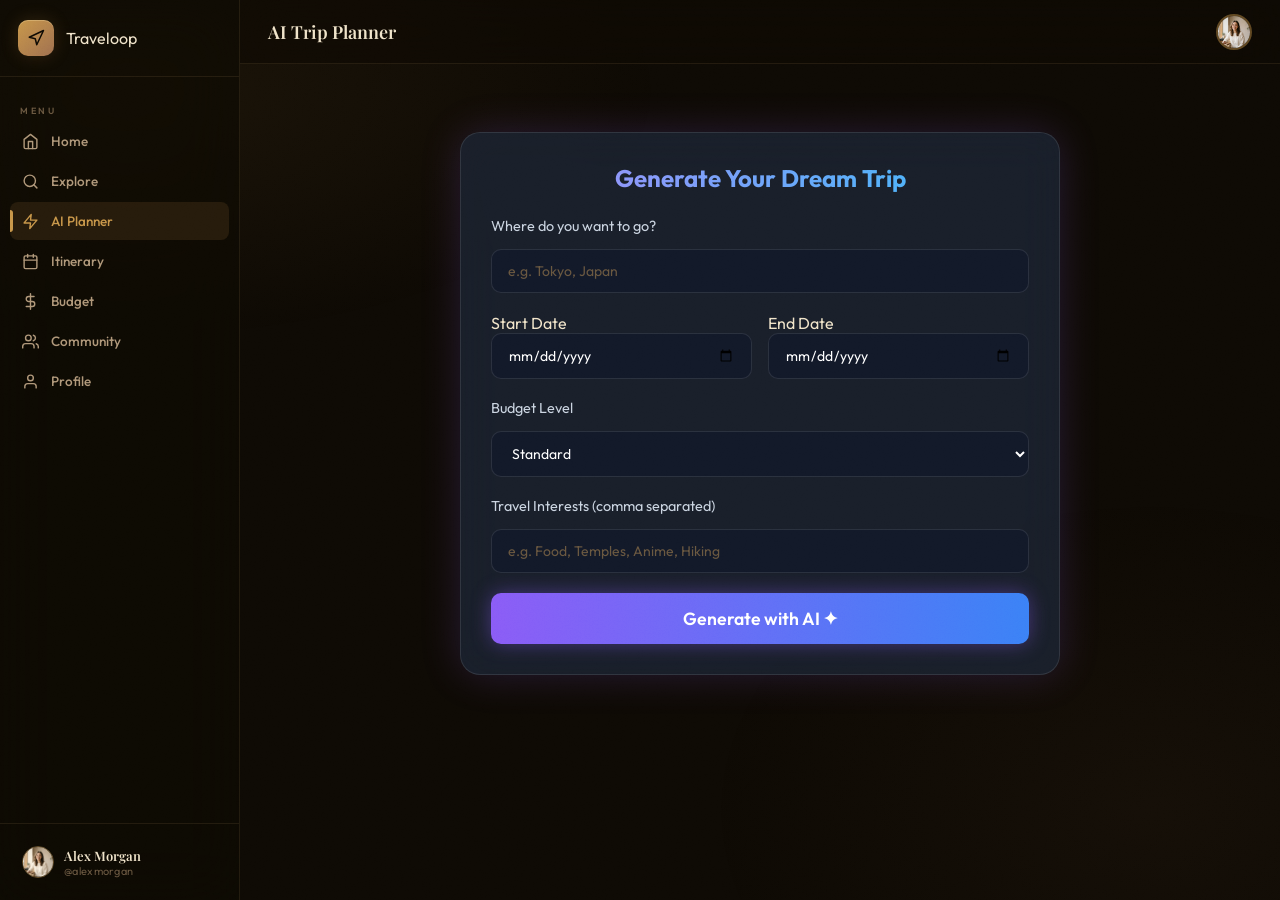
<file: oodo travelloop/frontend/travel loop/itinerary.html>
<!DOCTYPE html>
<html lang="en">
<head>
  <meta charset="UTF-8">
  <meta name="viewport" content="width=device-width, initial-scale=1.0">
  <title>Traveloop | Itinerary</title>
  <meta name="description" content="Your day-by-day travel itinerary planner.">
  <link rel="stylesheet" href="css/global.css">
  <link rel="stylesheet" href="css/itinerary.css">
</head>
<body>
<div class="app-shell">
  <aside class="sidebar" id="sidebar"></aside>

  <div class="main-content">
    <header class="topbar">
      <div class="topbar-left">
        <h1 class="topbar-title">Itinerary</h1>
      </div>
      <div class="topbar-right">
        <button class="btn btn-outline btn-sm">
          <svg viewBox="0 0 24 24" fill="none" stroke="currentColor" stroke-width="2"><share/><path d="M4 12v8a2 2 0 0 0 2 2h12a2 2 0 0 0 2-2v-8"/><polyline points="16 6 12 2 8 6"/><line x1="12" y1="2" x2="12" y2="15"/></svg>
          Share
        </button>
        <button class="btn btn-primary btn-sm">
          <svg viewBox="0 0 24 24" fill="none" stroke="currentColor" stroke-width="2"><line x1="12" y1="5" x2="12" y2="19"/><line x1="5" y1="12" x2="19" y2="12"/></svg>
          Add Activity
        </button>
      </div>
    </header>

    <main class="page-content" style="max-width:100%">
      <!-- Trip Header -->
      <div class="trip-header-card">
        <img class="trip-header-img" src="assets/dest2.png" alt="Japan">
        <div class="trip-header-body">
          <div>
            <span class="badge badge-accent" style="margin-bottom:8px">🏛️ Cultural</span>
            <h2>Japan in Bloom</h2>
            <div class="trip-meta-pills">
              <div class="trip-meta-pill"><svg viewBox="0 0 24 24" fill="none" stroke="currentColor" stroke-width="2"><rect x="3" y="4" width="18" height="18" rx="2"/><line x1="16" y1="2" x2="16" y2="6"/><line x1="8" y1="2" x2="8" y2="6"/><line x1="3" y1="10" x2="21" y2="10"/></svg> Jun 14 – Jun 24</div>
              <div class="trip-meta-pill"><svg viewBox="0 0 24 24" fill="none" stroke="currentColor" stroke-width="2"><circle cx="12" cy="12" r="10"/><polyline points="12 6 12 12 16 14"/></svg> 10 Days</div>
              <div class="trip-meta-pill"><svg viewBox="0 0 24 24" fill="none" stroke="currentColor" stroke-width="2"><path d="M17 21v-2a4 4 0 0 0-4-4H5a4 4 0 0 0-4 4v2"/><circle cx="9" cy="7" r="4"/></svg> 2 Travellers</div>
              <div class="trip-meta-pill"><svg viewBox="0 0 24 24" fill="none" stroke="currentColor" stroke-width="2"><path d="M21 10c0 7-9 13-9 13s-9-6-9-13a9 9 0 0 1 18 0z"/><circle cx="12" cy="10" r="3"/></svg> Tokyo, Kyoto, Osaka</div>
            </div>
          </div>
          <div style="text-align:right">
            <div style="font-size:22px;font-weight:700;color:var(--primary)">₹1,10,000</div>
            <div style="font-size:12px;color:var(--text-3)">per person · all inclusive</div>
          </div>
        </div>
      </div>

      <div class="itinerary-layout">
        <!-- Day-wise Timeline -->
        <div id="itineraryDays">
          <!-- Day 1 -->
          <div class="day-block">
            <div class="day-header">
              <div class="day-number">1</div>
              <div>
                <div class="day-label">Day 1 — Arrival in Tokyo</div>
                <div class="day-date">June 14, 2026 · Thursday</div>
              </div>
            </div>
            <div class="activity-list">
              <div class="activity-item">
                <div class="activity-dot"></div>
                <div class="activity-time">10:30</div>
                <div class="activity-content">
                  <div class="activity-type type-travel">✈️ Flight</div>
                  <h4>Arrive at Narita International Airport</h4>
                  <p>Flight AI-307 · Terminal 2 · Immigration &amp; Customs</p>
                </div>
              </div>
              <div class="activity-item">
                <div class="activity-dot"></div>
                <div class="activity-time">13:00</div>
                <div class="activity-content">
                  <div class="activity-type type-hotel">🏨 Hotel</div>
                  <h4>Check-in — Park Hyatt Tokyo</h4>
                  <p>Shinjuku · 5-star · Deluxe City View Room</p>
                </div>
              </div>
              <div class="activity-item">
                <div class="activity-dot"></div>
                <div class="activity-time">18:00</div>
                <div class="activity-content">
                  <div class="activity-type type-food">🍜 Dinner</div>
                  <h4>Shinjuku Golden Gai</h4>
                  <p>Explore the famous alley bars &amp; local ramen</p>
                </div>
              </div>
            </div>
          </div>

          <!-- Day 2 -->
          <div class="day-block">
            <div class="day-header">
              <div class="day-number">2</div>
              <div>
                <div class="day-label">Day 2 — Tokyo Sightseeing</div>
                <div class="day-date">June 15, 2026 · Friday</div>
              </div>
            </div>
            <div class="activity-list">
              <div class="activity-item">
                <div class="activity-dot"></div>
                <div class="activity-time">09:00</div>
                <div class="activity-content">
                  <div class="activity-type type-activity">🗼 Activity</div>
                  <h4>Senso-ji Temple, Asakusa</h4>
                  <p>Tokyo's most famous Buddhist temple · Morning golden hour visit</p>
                </div>
              </div>
              <div class="activity-item">
                <div class="activity-dot"></div>
                <div class="activity-time">12:30</div>
                <div class="activity-content">
                  <div class="activity-type type-food">🍱 Lunch</div>
                  <h4>Tsukiji Outer Market</h4>
                  <p>Fresh sushi, tamago, and street food</p>
                </div>
              </div>
              <div class="activity-item">
                <div class="activity-dot"></div>
                <div class="activity-time">15:00</div>
                <div class="activity-content">
                  <div class="activity-type type-activity">🌸 Activity</div>
                  <h4>Shinjuku Gyoen National Garden</h4>
                  <p>Cherry blossoms &amp; Japanese garden stroll</p>
                </div>
              </div>
            </div>
          </div>

          <!-- Day 3 -->
          <div class="day-block">
            <div class="day-header">
              <div class="day-number">3</div>
              <div>
                <div class="day-label">Day 3 — Kyoto by Bullet Train</div>
                <div class="day-date">June 16, 2026 · Saturday</div>
              </div>
            </div>
            <div class="activity-list">
              <div class="activity-item">
                <div class="activity-dot"></div>
                <div class="activity-time">07:30</div>
                <div class="activity-content">
                  <div class="activity-type type-travel">🚄 Train</div>
                  <h4>Shinkansen to Kyoto</h4>
                  <p>Tokyo Station → Kyoto Station · 2h 15m · Reserved seats</p>
                </div>
              </div>
              <div class="activity-item">
                <div class="activity-dot"></div>
                <div class="activity-time">11:00</div>
                <div class="activity-content">
                  <div class="activity-type type-activity">🏯 Activity</div>
                  <h4>Fushimi Inari Taisha</h4>
                  <p>Famous torii gate trail · Approx 2hr hike</p>
                </div>
              </div>
            </div>
          </div>
        </div>

        <!-- Sidebar Summary -->
        <div class="itinerary-summary">
          <div class="summary-card">
            <h3>Trip Summary</h3>
            <div class="summary-row"><span class="label">Destination</span><span class="value">Japan</span></div>
            <div class="summary-row"><span class="label">Duration</span><span class="value">10 Days</span></div>
            <div class="summary-row"><span class="label">Travellers</span><span class="value">2 People</span></div>
            <div class="summary-row"><span class="label">Activities</span><span class="value">24 Planned</span></div>
            <div class="summary-row"><span class="label">Meals</span><span class="value">18 Included</span></div>
            <div class="summary-row"><span class="label">Total Cost</span><span class="value" style="color:var(--primary)">₹1,10,000</span></div>
          </div>

          <div class="map-placeholder">
            <svg viewBox="0 0 24 24" fill="none" stroke="currentColor" stroke-width="2"><path d="M21 10c0 7-9 13-9 13s-9-6-9-13a9 9 0 0 1 18 0z"/><circle cx="12" cy="10" r="3"/></svg>
            <p>Interactive map coming soon</p>
          </div>

          <div class="summary-card">
            <h3>Packing Checklist</h3>
            <div style="display:flex;flex-direction:column;gap:8px;margin-top:4px">
              <label class="check-item"><input type="checkbox" checked><span class="checkmark-box"></span> Passport &amp; Visa</label>
              <label class="check-item"><input type="checkbox" checked><span class="checkmark-box"></span> Travel Insurance</label>
              <label class="check-item"><input type="checkbox"><span class="checkmark-box"></span> JR Rail Pass</label>
              <label class="check-item"><input type="checkbox"><span class="checkmark-box"></span> Pocket WiFi</label>
              <label class="check-item"><input type="checkbox"><span class="checkmark-box"></span> IC Card (Suica)</label>
              <label class="check-item"><input type="checkbox"><span class="checkmark-box"></span> Universal adapter</label>
            </div>
          </div>
        </div>
      </div>
    </main>
  </div>
</div>
<script src="js/nav.js"></script>
<script src="js/itinerary.js"></script>
</body>
</html>
</file>
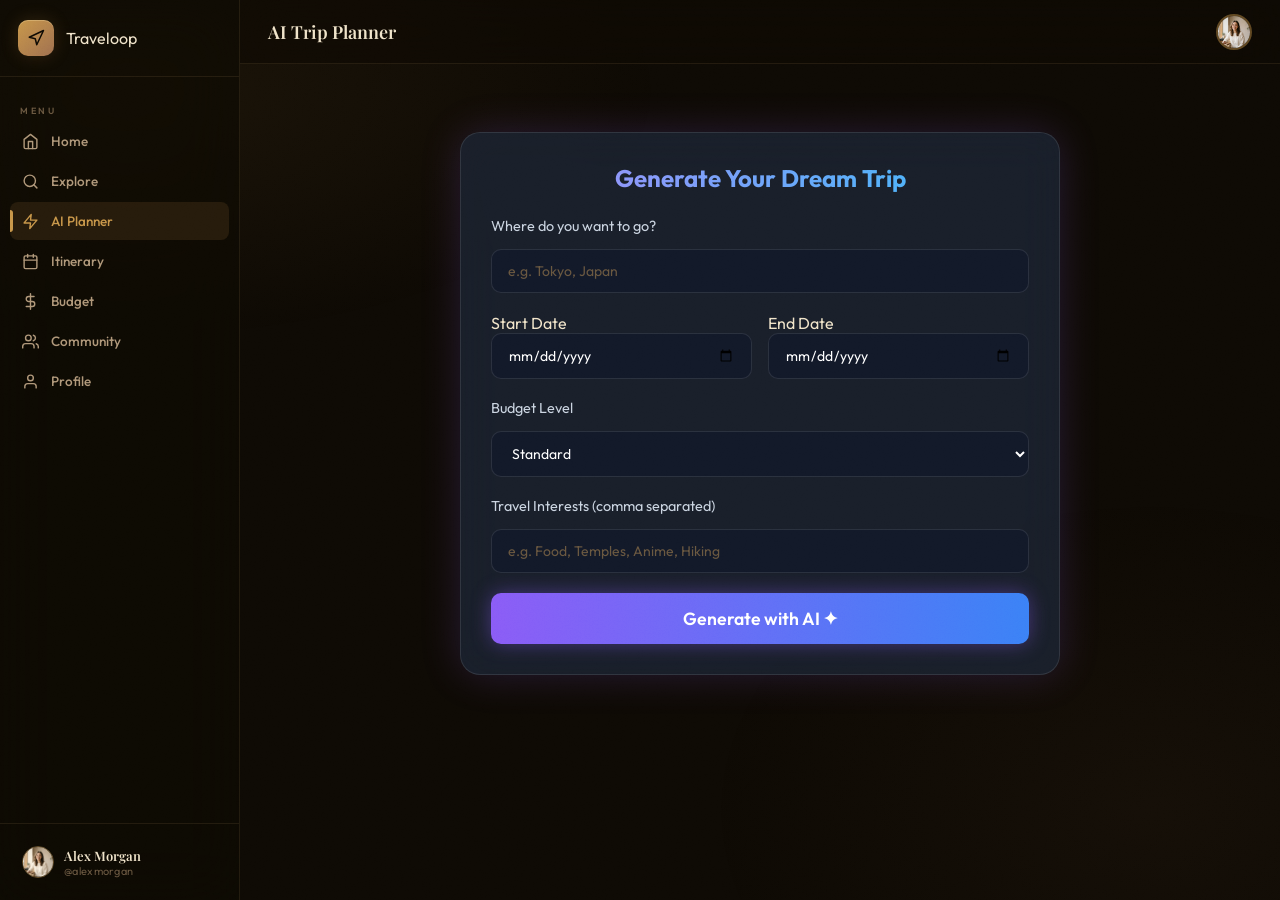
<file: oodo travelloop/frontend/travel loop/planner.html>
<!DOCTYPE html>
<html lang="en">
<head>
  <meta charset="UTF-8">
  <meta name="viewport" content="width=device-width, initial-scale=1.0">
  <title>Traveloop | AI Planner</title>
  <link rel="stylesheet" href="css/global.css">
  <link rel="stylesheet" href="css/home.css">
  <style>
    .planner-container {
      max-width: 600px;
      margin: 40px auto;
      padding: 30px;
      background: rgba(30, 41, 59, 0.7);
      border: 1px solid rgba(255, 255, 255, 0.1);
      border-radius: 20px;
      backdrop-filter: blur(20px);
      box-shadow: 0 0 40px rgba(139, 92, 246, 0.2);
    }
    .planner-container h2 {
      text-align: center;
      margin-bottom: 24px;
      background: linear-gradient(90deg, #a78bfa, #38bdf8);
      -webkit-background-clip: text;
      -webkit-text-fill-color: transparent;
    }
    .form-group {
      margin-bottom: 20px;
    }
    .form-group label {
      display: block;
      margin-bottom: 8px;
      color: #cbd5e1;
      font-size: 0.9rem;
    }
    .form-input {
      width: 100%;
      padding: 12px 16px;
      border-radius: 10px;
      background: rgba(15, 23, 42, 0.6);
      border: 1px solid rgba(255,255,255,0.1);
      color: white;
      font-family: inherit;
      transition: all 0.3s;
    }
    .form-input:focus {
      outline: none;
      border-color: #a78bfa;
      box-shadow: 0 0 15px rgba(167, 139, 250, 0.3);
    }
    .glow-btn {
      width: 100%;
      padding: 14px;
      border-radius: 10px;
      background: linear-gradient(90deg, #8b5cf6, #3b82f6);
      color: white;
      border: none;
      font-weight: 600;
      font-size: 1.1rem;
      cursor: pointer;
      box-shadow: 0 0 20px rgba(139, 92, 246, 0.4);
      transition: all 0.3s;
      position: relative;
    }
    .glow-btn:hover {
      box-shadow: 0 0 30px rgba(139, 92, 246, 0.6);
      transform: translateY(-2px);
    }
    .loading-overlay {
      display: none;
      position: absolute;
      top: 0; left: 0; right: 0; bottom: 0;
      background: rgba(15, 23, 42, 0.8);
      border-radius: 20px;
      justify-content: center;
      align-items: center;
      flex-direction: column;
      backdrop-filter: blur(5px);
    }
    .spinner {
      border: 4px solid rgba(255,255,255,0.1);
      border-top-color: #a78bfa;
      border-radius: 50%;
      width: 40px;
      height: 40px;
      animation: spin 1s linear infinite;
      margin-bottom: 16px;
    }
    @keyframes spin { 100% { transform: rotate(360deg); } }
  </style>
</head>
<body>
<div class="app-shell">
  <aside class="sidebar" id="sidebar"></aside>

  <div class="main-content">
    <header class="topbar">
      <div class="topbar-left">
        <h1 class="topbar-title">AI Trip Planner</h1>
      </div>
      <div class="topbar-right">
        <a href="profile.html">
          <img src="assets/avatar.png" class="avatar" width="36" height="36" alt="Profile" style="border:2px solid var(--border-active);border-radius:50%">
        </a>
      </div>
    </header>

    <main class="page-content">
      <div class="planner-container">
        <h2>Generate Your Dream Trip</h2>
        <form id="plannerForm">
          <div class="form-group">
            <label>Where do you want to go?</label>
            <input type="text" id="dest" class="form-input" placeholder="e.g. Tokyo, Japan" required>
          </div>
          <div style="display:flex; gap:16px; margin-bottom: 20px;">
            <div style="flex:1">
              <label>Start Date</label>
              <input type="date" id="startDate" class="form-input" required>
            </div>
            <div style="flex:1">
              <label>End Date</label>
              <input type="date" id="endDate" class="form-input" required>
            </div>
          </div>
          <div class="form-group">
            <label>Budget Level</label>
            <select id="budget" class="form-input">
              <option value="low">Budget-Friendly</option>
              <option value="medium" selected>Standard</option>
              <option value="high">Luxury</option>
            </select>
          </div>
          <div class="form-group">
            <label>Travel Interests (comma separated)</label>
            <input type="text" id="interests" class="form-input" placeholder="e.g. Food, Temples, Anime, Hiking">
          </div>
          <button type="submit" class="glow-btn" id="generateBtn">
            Generate with AI ✦
          </button>
        </form>

        <div class="loading-overlay" id="loadingOverlay">
          <div class="spinner"></div>
          <h3 style="color: white; margin: 0;">AI is crafting your itinerary...</h3>
          <p style="color: #94a3b8; font-size: 0.9rem; text-align:center; max-width: 80%; margin-top: 10px;">
            Analyzing flights, matching weather patterns, and finding the best spots.
          </p>
        </div>
      </div>
    </main>
  </div>
</div>
<script src="js/nav.js"></script>
<script src="js/planner.js"></script>
</body>
</html>
</file>
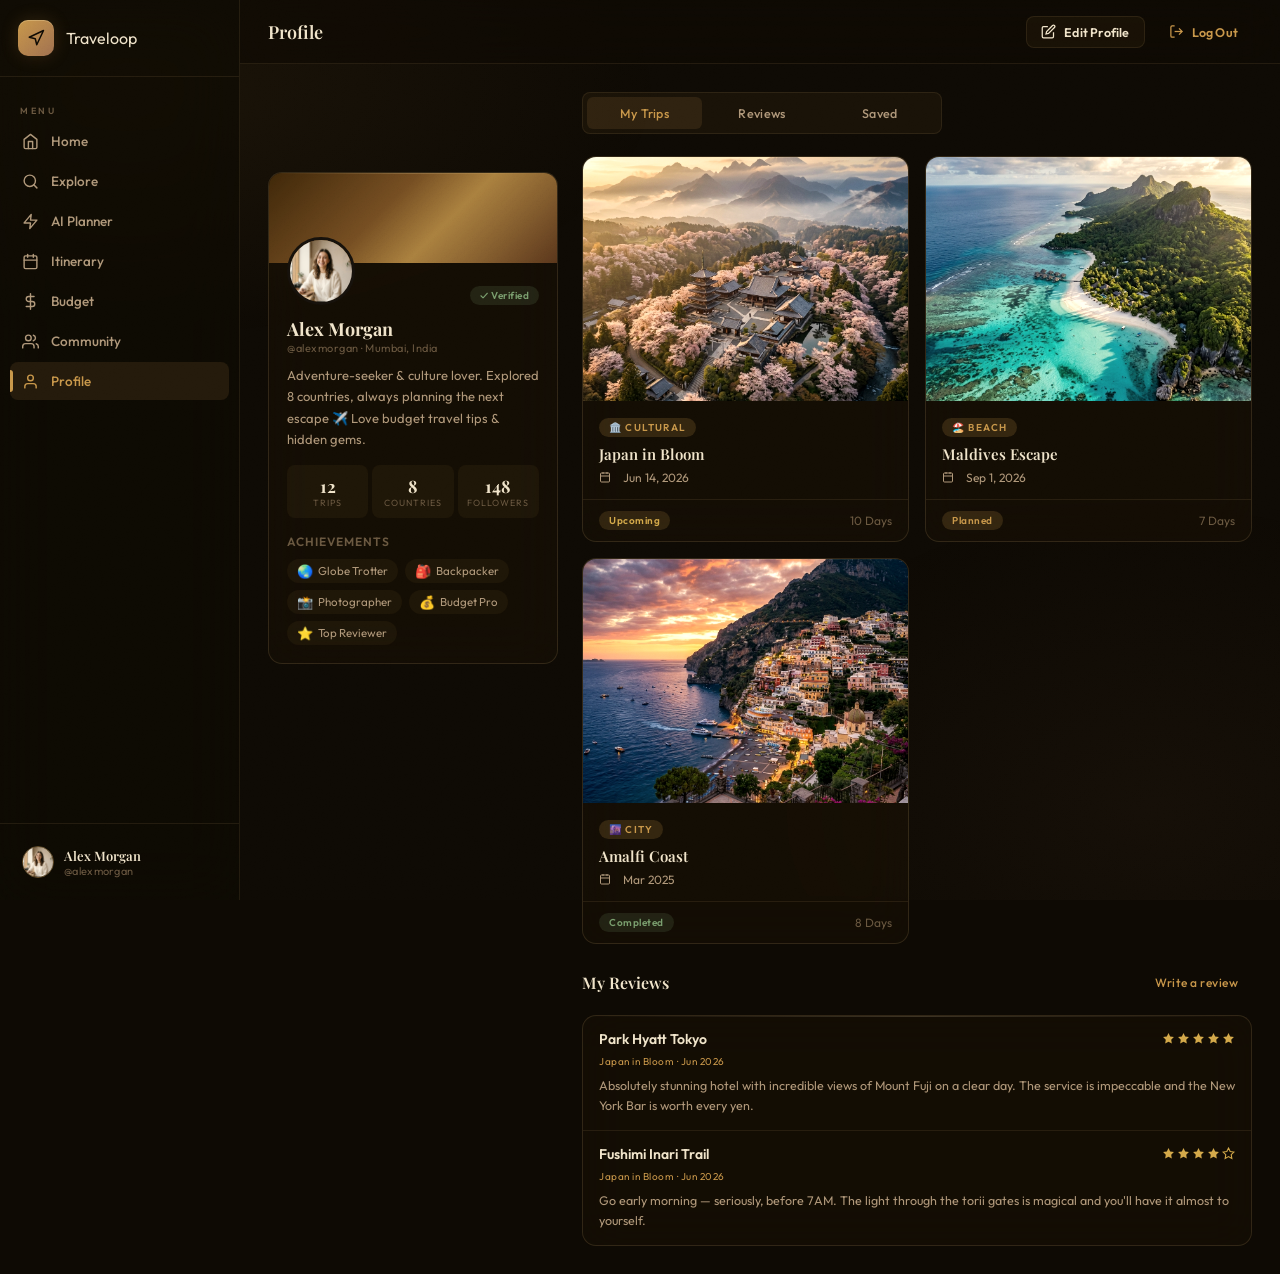
<file: oodo travelloop/frontend/travel loop/profile.html>
<!DOCTYPE html>
<html lang="en">
<head>
  <meta charset="UTF-8">
  <meta name="viewport" content="width=device-width, initial-scale=1.0">
  <title>Traveloop | Profile</title>
  <meta name="description" content="Your Traveloop profile — trips, reviews, and achievements.">
  <link rel="stylesheet" href="css/global.css">
  <link rel="stylesheet" href="css/profile.css">
</head>
<body>
<div class="app-shell">
  <aside class="sidebar" id="sidebar"></aside>

  <div class="main-content">
    <header class="topbar">
      <div class="topbar-left">
        <h1 class="topbar-title">Profile</h1>
      </div>
      <div class="topbar-right">
        <button class="btn btn-outline btn-sm" id="editProfileBtn">
          <svg viewBox="0 0 24 24" fill="none" stroke="currentColor" stroke-width="2"><path d="M11 4H4a2 2 0 0 0-2 2v14a2 2 0 0 0 2 2h14a2 2 0 0 0 2-2v-7"/><path d="M18.5 2.5a2.121 2.121 0 0 1 3 3L12 15l-4 1 1-4 9.5-9.5z"/></svg>
          Edit Profile
        </button>
        <a href="index.html" class="btn btn-ghost btn-sm">
          <svg viewBox="0 0 24 24" fill="none" stroke="currentColor" stroke-width="2"><path d="M9 21H5a2 2 0 0 1-2-2V5a2 2 0 0 1 2-2h4"/><polyline points="16 17 21 12 16 7"/><line x1="21" y1="12" x2="9" y2="12"/></svg>
          Log Out
        </a>
      </div>
    </header>

    <main class="page-content" style="max-width:100%">
      <div class="profile-layout">
        <!-- Profile Card -->
        <div class="profile-card">
          <div class="profile-banner"></div>
          <div class="profile-avatar-wrap">
            <img src="assets/avatar.png" alt="Alex Morgan" class="profile-avatar">
            <span class="badge badge-success">✓ Verified</span>
          </div>
          <div class="profile-info">
            <div class="profile-name" id="profileName">Alex Morgan</div>
            <div class="profile-handle">@alexmorgan · Mumbai, India</div>
            <div class="profile-bio" id="profileBio">Adventure-seeker & culture lover. Explored 8 countries, always planning the next escape ✈️ Love budget travel tips & hidden gems.</div>
            <div class="profile-stats">
              <div class="profile-stat"><div class="val">12</div><div class="lbl">Trips</div></div>
              <div class="profile-stat"><div class="val">8</div><div class="lbl">Countries</div></div>
              <div class="profile-stat"><div class="val">148</div><div class="lbl">Followers</div></div>
            </div>
            <div style="font-size:12px;color:var(--text-3);margin-bottom:10px;font-weight:600;text-transform:uppercase;letter-spacing:1px">Achievements</div>
            <div class="achievements">
              <div class="achievement"><span class="ach-icon">🌏</span> Globe Trotter</div>
              <div class="achievement"><span class="ach-icon">🎒</span> Backpacker</div>
              <div class="achievement"><span class="ach-icon">📸</span> Photographer</div>
              <div class="achievement"><span class="ach-icon">💰</span> Budget Pro</div>
              <div class="achievement"><span class="ach-icon">⭐</span> Top Reviewer</div>
            </div>
          </div>
        </div>

        <!-- Right Column -->
        <div>
          <!-- Tabs -->
          <div class="tabs" style="max-width:360px;margin-bottom:22px">
            <button class="tab-btn active" id="tabTrips">My Trips</button>
            <button class="tab-btn" id="tabReviews">Reviews</button>
            <button class="tab-btn" id="tabSaved">Saved</button>
          </div>

          <!-- My Trips Grid -->
          <div id="profileTripsGrid" class="grid-2">
            <a href="itinerary.html" class="card trip-card">
              <img class="card-img" src="assets/dest2.png" alt="Japan">
              <div class="card-body">
                <div class="card-tag">🏛️ Cultural</div>
                <div class="card-title">Japan in Bloom</div>
                <div class="card-meta">
                  <svg viewBox="0 0 24 24" fill="none" stroke="currentColor" stroke-width="2"><rect x="3" y="4" width="18" height="18" rx="2"/><line x1="16" y1="2" x2="16" y2="6"/><line x1="8" y1="2" x2="8" y2="6"/><line x1="3" y1="10" x2="21" y2="10"/></svg>
                  Jun 14, 2026
                </div>
              </div>
              <div class="card-footer">
                <span class="badge badge-warning">Upcoming</span>
                <span style="font-size:12px;color:var(--text-3)">10 Days</span>
              </div>
            </a>
            <a href="itinerary.html" class="card trip-card">
              <img class="card-img" src="assets/dest1.png" alt="Maldives">
              <div class="card-body">
                <div class="card-tag">🏖️ Beach</div>
                <div class="card-title">Maldives Escape</div>
                <div class="card-meta">
                  <svg viewBox="0 0 24 24" fill="none" stroke="currentColor" stroke-width="2"><rect x="3" y="4" width="18" height="18" rx="2"/><line x1="16" y1="2" x2="16" y2="6"/><line x1="8" y1="2" x2="8" y2="6"/><line x1="3" y1="10" x2="21" y2="10"/></svg>
                  Sep 1, 2026
                </div>
              </div>
              <div class="card-footer">
                <span class="badge badge-primary">Planned</span>
                <span style="font-size:12px;color:var(--text-3)">7 Days</span>
              </div>
            </a>
            <a href="itinerary.html" class="card trip-card">
              <img class="card-img" src="assets/dest3.png" alt="Italy">
              <div class="card-body">
                <div class="card-tag">🌆 City</div>
                <div class="card-title">Amalfi Coast</div>
                <div class="card-meta">
                  <svg viewBox="0 0 24 24" fill="none" stroke="currentColor" stroke-width="2"><rect x="3" y="4" width="18" height="18" rx="2"/><line x1="16" y1="2" x2="16" y2="6"/><line x1="8" y1="2" x2="8" y2="6"/><line x1="3" y1="10" x2="21" y2="10"/></svg>
                  Mar 2025
                </div>
              </div>
              <div class="card-footer">
                <span class="badge badge-success">Completed</span>
                <span style="font-size:12px;color:var(--text-3)">8 Days</span>
              </div>
            </a>
          </div>

          <!-- Reviews Section -->
          <div class="section-head mt-24">
            <h2>My Reviews</h2>
            <button class="btn btn-ghost btn-sm">Write a review</button>
          </div>
          <div class="card">
            <div class="review-item">
              <div class="review-header">
                <span style="font-size:14px;font-weight:600">Park Hyatt Tokyo</span>
                <div class="review-stars">
                  <svg viewBox="0 0 24 24" fill="currentColor"><polygon points="12 2 15.09 8.26 22 9.27 17 14.14 18.18 21.02 12 17.77 5.82 21.02 7 14.14 2 9.27 8.91 8.26 12 2"/></svg>
                  <svg viewBox="0 0 24 24" fill="currentColor"><polygon points="12 2 15.09 8.26 22 9.27 17 14.14 18.18 21.02 12 17.77 5.82 21.02 7 14.14 2 9.27 8.91 8.26 12 2"/></svg>
                  <svg viewBox="0 0 24 24" fill="currentColor"><polygon points="12 2 15.09 8.26 22 9.27 17 14.14 18.18 21.02 12 17.77 5.82 21.02 7 14.14 2 9.27 8.91 8.26 12 2"/></svg>
                  <svg viewBox="0 0 24 24" fill="currentColor"><polygon points="12 2 15.09 8.26 22 9.27 17 14.14 18.18 21.02 12 17.77 5.82 21.02 7 14.14 2 9.27 8.91 8.26 12 2"/></svg>
                  <svg viewBox="0 0 24 24" fill="currentColor"><polygon points="12 2 15.09 8.26 22 9.27 17 14.14 18.18 21.02 12 17.77 5.82 21.02 7 14.14 2 9.27 8.91 8.26 12 2"/></svg>
                </div>
              </div>
              <div class="review-trip">Japan in Bloom · Jun 2026</div>
              <p>Absolutely stunning hotel with incredible views of Mount Fuji on a clear day. The service is impeccable and the New York Bar is worth every yen.</p>
            </div>
            <div class="review-item">
              <div class="review-header">
                <span style="font-size:14px;font-weight:600">Fushimi Inari Trail</span>
                <div class="review-stars">
                  <svg viewBox="0 0 24 24" fill="currentColor"><polygon points="12 2 15.09 8.26 22 9.27 17 14.14 18.18 21.02 12 17.77 5.82 21.02 7 14.14 2 9.27 8.91 8.26 12 2"/></svg>
                  <svg viewBox="0 0 24 24" fill="currentColor"><polygon points="12 2 15.09 8.26 22 9.27 17 14.14 18.18 21.02 12 17.77 5.82 21.02 7 14.14 2 9.27 8.91 8.26 12 2"/></svg>
                  <svg viewBox="0 0 24 24" fill="currentColor"><polygon points="12 2 15.09 8.26 22 9.27 17 14.14 18.18 21.02 12 17.77 5.82 21.02 7 14.14 2 9.27 8.91 8.26 12 2"/></svg>
                  <svg viewBox="0 0 24 24" fill="currentColor"><polygon points="12 2 15.09 8.26 22 9.27 17 14.14 18.18 21.02 12 17.77 5.82 21.02 7 14.14 2 9.27 8.91 8.26 12 2"/></svg>
                  <svg viewBox="0 0 24 24" fill="none" stroke="currentColor" stroke-width="2"><polygon points="12 2 15.09 8.26 22 9.27 17 14.14 18.18 21.02 12 17.77 5.82 21.02 7 14.14 2 9.27 8.91 8.26 12 2"/></svg>
                </div>
              </div>
              <div class="review-trip">Japan in Bloom · Jun 2026</div>
              <p>Go early morning — seriously, before 7AM. The light through the torii gates is magical and you'll have it almost to yourself.</p>
            </div>
          </div>
        </div>
      </div>
    </main>
  </div>
</div>
<script src="js/nav.js"></script>
<script src="js/profile.js"></script>
</body>
</html>
</file>
<file: oodo travelloop/frontend/travel loop/css/global.css>
/* =============================================
   TRAVELOOP — VINTAGE LIQUID GLASS DESIGN SYSTEM
   ============================================= */
@import url('https://fonts.googleapis.com/css2?family=Playfair+Display:ital,wght@0,400;0,600;0,700;1,400&family=Outfit:wght@300;400;500;600&display=swap');

/* ---- VINTAGE COLOR TOKENS ---- */
:root {
  --bg-base:       #0e0a04;
  --bg-surface:    #16100a;
  --bg-card:       rgba(255,235,190,0.045);
  --bg-hover:      rgba(255,235,190,0.07);
  --border:        rgba(220,185,120,0.1);
  --border-active: rgba(200,151,74,0.45);

  --primary:       #c8974a;
  --primary-glow:  rgba(200,151,74,0.18);
  --primary-light: #e8c07a;
  --accent:        #a07050;
  --success:       #7a9e6e;
  --warning:       #d4a94a;
  --danger:        #b86860;

  --text-1: #f0e4ca;
  --text-2: #b0987a;
  --text-3: #6a5840;

  --nav-width:     240px;
  --nav-collapsed: 68px;
  --header-h:      64px;
  --radius-sm:     8px;
  --radius-md:     14px;
  --radius-lg:     22px;
  --radius-xl:     28px;

  --ease:  cubic-bezier(0.4,0,0.2,1);
  --trans: 0.22s var(--ease);
  --shadow: 0 8px 32px rgba(0,0,0,0.5);

  /* Liquid glass properties */
  --glass-bg:      rgba(30,20,10,0.35);
  --glass-border:  rgba(220,185,120,0.15);
  --glass-shine:   rgba(255,235,180,0.18);
  --glass-blur:    blur(22px) saturate(1.4);
}

/* ---- RESET ---- */
*, *::before, *::after { box-sizing: border-box; margin: 0; padding: 0; }
html { scroll-behavior: smooth; }
body {
  font-family: 'Outfit', sans-serif;
  background: var(--bg-base);
  color: var(--text-1);
  min-height: 100vh;
  overflow-x: hidden;
  -webkit-font-smoothing: antialiased;
}
a { text-decoration: none; color: inherit; }
button { cursor: pointer; font-family: inherit; }
img { display: block; max-width: 100%; }
ul { list-style: none; }
input, textarea, select { font-family: inherit; }

/* ---- VINTAGE GRAIN OVERLAY ---- */
body::after {
  content: '';
  position: fixed; inset: 0;
  background-image:
    url("data:image/svg+xml,%3Csvg xmlns='http://www.w3.org/2000/svg' width='300' height='300'%3E%3Cfilter id='g'%3E%3CfeTurbulence type='fractalNoise' baseFrequency='0.75' numOctaves='4' stitchTiles='stitch'/%3E%3CfeColorMatrix type='saturate' values='0'/%3E%3C/filter%3E%3Crect width='300' height='300' filter='url(%23g)' opacity='0.07'/%3E%3C/svg%3E");
  pointer-events: none;
  z-index: 9998;
  opacity: 0.6;
  mix-blend-mode: overlay;
}

/* ---- AMBIENT GLOW ---- */
body::before {
  content: '';
  position: fixed; inset: 0;
  background:
    radial-gradient(ellipse 60% 40% at 10% 10%, rgba(200,151,74,0.07) 0%, transparent 70%),
    radial-gradient(ellipse 50% 50% at 90% 90%, rgba(160,112,80,0.05) 0%, transparent 70%);
  pointer-events: none;
  z-index: 0;
}

/* ---- LIQUID GLASS MIXIN ---- */
.glass {
  background: var(--glass-bg);
  backdrop-filter: var(--glass-blur);
  -webkit-backdrop-filter: var(--glass-blur);
  border: 1px solid var(--glass-border);
  position: relative;
  overflow: hidden;
}
.glass::before {
  content: '';
  position: absolute;
  top: 0; left: 0; right: 0; height: 1px;
  background: linear-gradient(90deg,
    transparent 0%,
    var(--glass-shine) 30%,
    rgba(255,235,180,0.35) 50%,
    var(--glass-shine) 70%,
    transparent 100%);
  pointer-events: none;
}
.glass::after {
  content: '';
  position: absolute; inset: 0;
  background: radial-gradient(ellipse 80% 50% at 50% -10%,
    rgba(200,151,74,0.08) 0%, transparent 70%);
  pointer-events: none;
}

/* ---- APP SHELL ---- */
.app-shell { display: flex; min-height: 100vh; position: relative; z-index: 1; }

/* ---- SIDEBAR ---- */
.sidebar {
  width: var(--nav-width);
  background: rgba(14,10,4,0.7);
  backdrop-filter: blur(30px) saturate(1.3);
  -webkit-backdrop-filter: blur(30px) saturate(1.3);
  border-right: 1px solid var(--border);
  display: flex; flex-direction: column;
  position: fixed; top: 0; left: 0; bottom: 0;
  z-index: 100;
  overflow: hidden;
}
.sidebar-logo {
  display: flex; align-items: center; gap: 12px;
  padding: 20px 18px;
  border-bottom: 1px solid var(--border);
  min-height: var(--header-h);
  white-space: nowrap;
}
.sidebar-logo .logo-mark {
  width: 36px; height: 36px;
  background: linear-gradient(135deg, var(--primary) 0%, var(--accent) 100%);
  border-radius: 10px;
  display: grid; place-items: center;
  flex-shrink: 0;
  box-shadow: 0 0 18px var(--primary-glow), inset 0 1px 0 rgba(255,235,180,0.3);
}
.sidebar-logo .logo-mark svg { width: 18px; height: 18px; color: #0e0a04; }
.sidebar-logo .brand-name {
  font-family: 'Playfair Display', serif;
  font-size: 18px; font-weight: 700; letter-spacing: 0.2px;
  background: linear-gradient(135deg, var(--primary-light), var(--primary));
  -webkit-background-clip: text; -webkit-text-fill-color: transparent;
}

.sidebar-nav { flex: 1; padding: 14px 10px; overflow-y: auto; scrollbar-width: none; }
.sidebar-nav::-webkit-scrollbar { display: none; }

.nav-section-label {
  font-size: 9px; font-weight: 600;
  letter-spacing: 2.5px; text-transform: uppercase;
  color: var(--text-3); padding: 14px 10px 6px; white-space: nowrap;
}
.nav-link {
  display: flex; align-items: center; gap: 12px;
  padding: 10px 12px; border-radius: var(--radius-sm);
  color: var(--text-2); font-size: 13.5px; font-weight: 500;
  transition: all var(--trans); white-space: nowrap;
  position: relative; margin-bottom: 2px;
}
.nav-link svg { width: 17px; height: 17px; flex-shrink: 0; }
.nav-link:hover { background: rgba(200,151,74,0.08); color: var(--text-1); }
.nav-link.active {
  background: rgba(200,151,74,0.12);
  color: var(--primary);
}
.nav-link.active::before {
  content: '';
  position: absolute; left: 0; top: 22%; bottom: 22%;
  width: 2.5px; background: var(--primary); border-radius: 0 3px 3px 0;
}

.sidebar-bottom { padding: 12px 10px; border-top: 1px solid var(--border); }
.sidebar-user {
  display: flex; align-items: center; gap: 10px;
  padding: 10px 12px; border-radius: var(--radius-sm);
  transition: background var(--trans); cursor: pointer; white-space: nowrap;
}
.sidebar-user:hover { background: rgba(200,151,74,0.08); }
.sidebar-user img { width: 32px; height: 32px; border-radius: 50%; object-fit: cover; flex-shrink: 0; border: 1.5px solid var(--border-active); filter: sepia(20%); }
.sidebar-user .user-name { font-size: 13px; font-weight: 600; font-family: 'Playfair Display', serif; }
.sidebar-user .user-tag { font-size: 11px; color: var(--text-3); letter-spacing: 0.3px; }

/* ---- MAIN CONTENT ---- */
.main-content { margin-left: var(--nav-width); flex: 1; min-height: 100vh; position: relative; z-index: 1; }

/* ---- TOPBAR ---- */
.topbar {
  display: flex; align-items: center; justify-content: space-between;
  height: var(--header-h); padding: 0 28px;
  background: rgba(14,10,4,0.65);
  backdrop-filter: blur(24px) saturate(1.2);
  -webkit-backdrop-filter: blur(24px) saturate(1.2);
  border-bottom: 1px solid var(--border);
  position: sticky; top: 0; z-index: 50; gap: 16px;
}
.topbar-title {
  font-family: 'Playfair Display', serif;
  font-size: 18px; font-weight: 600; color: var(--text-1);
}
.topbar-right { display: flex; align-items: center; gap: 10px; }

/* ---- SEARCH BAR ---- */
.search-bar {
  display: flex; align-items: center; gap: 9px;
  background: rgba(200,151,74,0.06);
  border: 1px solid var(--border);
  border-radius: 50px;
  padding: 9px 16px;
  min-width: 210px;
  transition: border-color var(--trans), box-shadow var(--trans);
}
.search-bar:focus-within {
  border-color: var(--border-active);
  box-shadow: 0 0 0 3px var(--primary-glow), inset 0 1px 0 rgba(255,235,180,0.1);
}
.search-bar svg { width: 15px; height: 15px; color: var(--text-3); flex-shrink: 0; }
.search-bar input {
  background: none; border: none; outline: none;
  color: var(--text-1); font-size: 13.5px; width: 100%;
}
.search-bar input::placeholder { color: var(--text-3); }

/* ---- ICON BUTTON ---- */
.icon-btn {
  width: 38px; height: 38px;
  background: rgba(200,151,74,0.06);
  border: 1px solid var(--border);
  border-radius: var(--radius-sm);
  display: grid; place-items: center;
  color: var(--text-2);
  transition: all var(--trans);
  position: relative;
}
.icon-btn svg { width: 16px; height: 16px; }
.icon-btn:hover { background: rgba(200,151,74,0.12); color: var(--text-1); border-color: var(--border-active); }
.icon-btn .badge {
  position: absolute; top: -4px; right: -4px;
  width: 16px; height: 16px;
  background: var(--primary); border-radius: 50%;
  font-size: 9px; font-weight: 700; color: #0e0a04;
  display: grid; place-items: center;
}

/* ---- PAGE CONTENT ---- */
.page-content { padding: 28px; max-width: 1200px; }

/* ---- SECTION HEAD ---- */
.section-head { display: flex; align-items: center; justify-content: space-between; margin-bottom: 18px; }
.section-head h2 {
  font-family: 'Playfair Display', serif;
  font-size: 16px; font-weight: 600; color: var(--text-1);
}
.section-head a, .section-head button {
  font-size: 12px; color: var(--primary); font-weight: 500;
  background: none; border: none; letter-spacing: 0.5px;
}

/* ---- VINTAGE ORNAMENT ---- */
.ornament {
  display: flex; align-items: center; gap: 10px;
  color: var(--text-3); font-size: 10px; letter-spacing: 2px; text-transform: uppercase;
  margin-bottom: 6px;
}
.ornament::before, .ornament::after {
  content: ''; flex: 1; height: 1px;
  background: linear-gradient(90deg, transparent, var(--border), transparent);
}

/* ---- LIQUID GLASS CARD ---- */
.card {
  background: var(--glass-bg);
  backdrop-filter: var(--glass-blur);
  -webkit-backdrop-filter: var(--glass-blur);
  border: 1px solid var(--glass-border);
  border-radius: var(--radius-md);
  overflow: hidden;
  position: relative;
  transition: border-color var(--trans), transform var(--trans), box-shadow var(--trans);
}
.card::before {
  content: ''; position: absolute;
  top: 0; left: 0; right: 0; height: 1px;
  background: linear-gradient(90deg, transparent, var(--glass-shine), transparent);
  z-index: 1; pointer-events: none;
}
.card:hover {
  border-color: var(--border-active);
  transform: translateY(-2px);
  box-shadow: 0 12px 40px rgba(0,0,0,0.4), 0 0 0 1px rgba(200,151,74,0.1);
}

.card-img { width: 100%; aspect-ratio: 4/3; object-fit: cover; filter: sepia(15%) contrast(1.05); }
.card-body { padding: 14px 16px; }
.card-tag {
  display: inline-flex; align-items: center; gap: 5px;
  font-size: 10px; font-weight: 600; letter-spacing: 1.2px; text-transform: uppercase;
  color: var(--primary); background: var(--primary-glow);
  border-radius: 50px; padding: 3px 10px; margin-bottom: 7px;
}
.card-title {
  font-family: 'Playfair Display', serif;
  font-size: 15px; font-weight: 600; margin-bottom: 6px;
}
.card-meta { display: flex; align-items: center; gap: 12px; font-size: 12px; color: var(--text-2); }
.card-meta svg { width: 12px; height: 12px; }
.card-footer {
  padding: 11px 16px;
  border-top: 1px solid var(--border);
  display: flex; align-items: center; justify-content: space-between;
}

/* ---- STAT CARD ---- */
.stat-card {
  background: var(--glass-bg);
  backdrop-filter: var(--glass-blur);
  -webkit-backdrop-filter: var(--glass-blur);
  border: 1px solid var(--glass-border);
  border-radius: var(--radius-md);
  padding: 20px;
  position: relative; overflow: hidden;
}
.stat-card::before {
  content: ''; position: absolute;
  top: 0; left: 0; right: 0; height: 1px;
  background: linear-gradient(90deg, transparent, var(--glass-shine), transparent);
}
.stat-card .stat-label {
  font-size: 10px; font-weight: 600; letter-spacing: 1.5px; text-transform: uppercase;
  color: var(--text-3); margin-bottom: 10px;
  display: flex; align-items: center; gap: 6px;
}
.stat-card .stat-label svg { width: 13px; height: 13px; }
.stat-card .stat-value {
  font-family: 'Playfair Display', serif;
  font-size: 26px; font-weight: 700; letter-spacing: -0.3px; margin-bottom: 4px;
}
.stat-card .stat-sub { font-size: 11px; color: var(--text-3); }
.stat-badge { display: inline-flex; align-items: center; gap: 3px; font-size: 10px; font-weight: 600; padding: 2px 7px; border-radius: 50px; }
.stat-badge.up   { background: rgba(122,158,110,0.15); color: var(--success); }
.stat-badge.down { background: rgba(184,104,96,0.15);  color: var(--danger); }

/* ---- BUTTONS ---- */
.btn {
  display: inline-flex; align-items: center; gap: 8px;
  padding: 10px 20px; border-radius: var(--radius-sm);
  font-size: 13.5px; font-weight: 600; border: none;
  transition: all var(--trans); letter-spacing: 0.2px;
}
.btn-primary {
  background: linear-gradient(135deg, var(--primary) 0%, var(--accent) 100%);
  color: #0e0a04;
  box-shadow: 0 4px 16px var(--primary-glow), inset 0 1px 0 rgba(255,235,180,0.25);
}
.btn-primary:hover { filter: brightness(1.12); transform: translateY(-1px); box-shadow: 0 6px 20px var(--primary-glow); }
.btn-outline {
  background: rgba(200,151,74,0.06);
  color: var(--text-1);
  border: 1px solid var(--border);
}
.btn-outline:hover { background: rgba(200,151,74,0.12); border-color: var(--border-active); }
.btn-ghost { background: transparent; color: var(--primary); }
.btn-ghost:hover { background: var(--primary-glow); }
.btn svg { width: 15px; height: 15px; }
.btn-sm { padding: 7px 14px; font-size: 12.5px; }

/* ---- FORM INPUTS ---- */
.form-group { display: flex; flex-direction: column; gap: 6px; margin-bottom: 16px; }
.form-label { font-size: 10px; font-weight: 600; letter-spacing: 1.5px; text-transform: uppercase; color: var(--text-3); }
.form-input {
  background: rgba(200,151,74,0.05);
  border: 1px solid var(--border);
  border-radius: var(--radius-sm);
  padding: 11px 14px; color: var(--text-1);
  font-size: 14px; font-family: inherit; outline: none;
  transition: border-color var(--trans), box-shadow var(--trans); width: 100%;
}
.form-input:focus {
  border-color: var(--border-active);
  box-shadow: 0 0 0 3px var(--primary-glow), inset 0 1px 0 rgba(255,235,180,0.08);
}
.form-input::placeholder { color: var(--text-3); }
.input-with-icon { position: relative; }
.input-with-icon .form-input { padding-left: 40px; }
.input-with-icon svg { position: absolute; left: 12px; top: 50%; transform: translateY(-50%); width: 15px; height: 15px; color: var(--text-3); pointer-events: none; }

/* ---- BADGES ---- */
.badge { display: inline-flex; align-items: center; padding: 3px 10px; border-radius: 50px; font-size: 10px; font-weight: 600; letter-spacing: 0.5px; }
.badge-primary { background: var(--primary-glow); color: var(--primary); }
.badge-accent   { background: rgba(160,112,80,0.15); color: #c09070; }
.badge-success  { background: rgba(122,158,110,0.15); color: var(--success); }
.badge-warning  { background: rgba(212,169,74,0.15);  color: var(--warning); }
.badge-danger   { background: rgba(184,104,96,0.15);  color: var(--danger); }

/* ---- PROGRESS BAR ---- */
.progress-bar { height: 5px; background: rgba(200,151,74,0.1); border-radius: 50px; overflow: hidden; }
.progress-fill { height: 100%; border-radius: 50px; transition: width 0.6s var(--ease); }
.progress-fill.primary { background: linear-gradient(90deg, var(--primary), var(--primary-light)); }
.progress-fill.success { background: var(--success); }
.progress-fill.warning { background: var(--warning); }

/* ---- TABS ---- */
.tabs { display: flex; gap: 3px; background: rgba(200,151,74,0.06); border: 1px solid var(--border); border-radius: var(--radius-sm); padding: 4px; }
.tab-btn {
  flex: 1; padding: 8px 14px; border: none; border-radius: 6px;
  font-size: 12.5px; font-weight: 500; color: var(--text-2);
  background: transparent; letter-spacing: 0.3px;
  transition: all var(--trans);
}
.tab-btn.active { background: rgba(200,151,74,0.12); color: var(--primary); }

/* ---- DIVIDER ---- */
.divider { height: 1px; background: var(--border); margin: 20px 0; }

/* ---- CHECKMARK ---- */
.check-item {
  display: flex; align-items: center; gap: 10px;
  padding: 7px 0; cursor: pointer; font-size: 13px; color: var(--text-2);
  transition: color var(--trans);
}
.check-item:hover { color: var(--text-1); }
.check-item input { display: none; }
.checkmark-box {
  width: 16px; height: 16px; border-radius: 4px;
  border: 1.5px solid var(--border);
  background: rgba(200,151,74,0.04);
  display: grid; place-items: center; flex-shrink: 0;
  transition: all var(--trans);
}
.check-item input:checked + .checkmark-box { background: var(--primary); border-color: var(--primary); }
.checkmark-box::after {
  content: ''; display: none;
  width: 4px; height: 7px;
  border: 2px solid #0e0a04; border-top: none; border-left: none;
  transform: rotate(45deg) translateY(-1px);
}
.check-item input:checked + .checkmark-box::after { display: block; }

/* ---- SCROLLBAR ---- */
::-webkit-scrollbar { width: 5px; height: 5px; }
::-webkit-scrollbar-track { background: transparent; }
::-webkit-scrollbar-thumb { background: rgba(200,151,74,0.2); border-radius: 50px; }

/* ---- GRID ---- */
.grid-2 { display: grid; grid-template-columns: 1fr 1fr; gap: 16px; }
.grid-3 { display: grid; grid-template-columns: repeat(3,1fr); gap: 16px; }
.grid-4 { display: grid; grid-template-columns: repeat(4,1fr); gap: 16px; }
.grid-auto { display: grid; grid-template-columns: repeat(auto-fill, minmax(240px,1fr)); gap: 16px; }

/* ---- UTILITIES ---- */
.flex { display: flex; }
.items-center { align-items: center; }
.justify-between { justify-content: space-between; }
.gap-8 { gap: 8px; } .gap-12 { gap: 12px; } .gap-16 { gap: 16px; }
.mt-4 { margin-top: 4px; } .mt-8 { margin-top: 8px; }
.mt-16 { margin-top: 16px; } .mt-24 { margin-top: 24px; }
.text-sm { font-size: 13px; } .text-xs { font-size: 11px; }
.text-muted { color: var(--text-2); } .text-3 { color: var(--text-3); }
.font-serif { font-family: 'Playfair Display', serif; }
.font-600 { font-weight: 600; }
.truncate { white-space: nowrap; overflow: hidden; text-overflow: ellipsis; }
.avatar { border-radius: 50%; object-fit: cover; flex-shrink: 0; }

/* ---- PRICE & RATING ---- */
.price { font-family: 'Playfair Display', serif; font-size: 15px; font-weight: 700; color: var(--primary); }
.rating { display: flex; align-items: center; gap: 4px; font-size: 12px; color: var(--text-2); }
.rating svg { color: var(--warning); }

/* ---- SPINNER ---- */
.spinner {
  width: 20px; height: 20px;
  border: 2px solid rgba(14,10,4,0.3); border-top-color: #0e0a04;
  border-radius: 50%; animation: spin 0.7s linear infinite;
}
@keyframes spin { to { transform: rotate(360deg); } }

/* ---- RESPONSIVE ---- */
@media (max-width: 900px) {
  .sidebar { width: var(--nav-collapsed); }
  .sidebar-logo span, .nav-link .nav-text,
  .nav-section-label, .sidebar-user .user-info { display: none; }
  .main-content { margin-left: var(--nav-collapsed); }
  .page-content { padding: 18px; }
  .grid-4 { grid-template-columns: repeat(2,1fr); }
  .grid-3 { grid-template-columns: repeat(2,1fr); }
}
@media (max-width: 600px) {
  .sidebar { display: none; }
  .main-content { margin-left: 0; }
  .topbar { padding: 0 16px; }
  .page-content { padding: 14px; }
  .grid-2, .grid-3, .grid-4 { grid-template-columns: 1fr; }
}
</file>
<file: oodo travelloop/frontend/travel loop/css/budget.css>
/* BUDGET PAGE — VINTAGE */
.budget-summary-grid { display: grid; grid-template-columns: 1fr 1fr 1fr; gap: 14px; margin-bottom: 24px; }
.chart-section {
  background: var(--glass-bg);
  backdrop-filter: var(--glass-blur); -webkit-backdrop-filter: var(--glass-blur);
  border: 1px solid var(--glass-border); border-radius: var(--radius-md);
  padding: 24px; display: flex; align-items: center; gap: 32px; margin-bottom: 24px;
  position: relative; overflow: hidden;
}
.chart-section::before { content: ''; position: absolute; top: 0; left: 0; right: 0; height: 1px; background: linear-gradient(90deg, transparent, var(--glass-shine), transparent); }
.donut-wrap { position: relative; width: 140px; height: 140px; flex-shrink: 0; }
.donut-svg { width: 140px; height: 140px; transform: rotate(-90deg); }
.donut-center { position: absolute; inset: 0; display: flex; flex-direction: column; align-items: center; justify-content: center; }
.donut-center .amount { font-family: 'Playfair Display', serif; font-size: 19px; font-weight: 700; }
.donut-center .label-txt { font-size: 10px; color: var(--text-3); letter-spacing: 1px; text-transform: uppercase; }
.chart-legend { flex: 1; display: grid; grid-template-columns: 1fr 1fr; gap: 10px; }
.legend-item { display: flex; align-items: center; gap: 8px; font-size: 12.5px; }
.legend-dot { width: 8px; height: 8px; border-radius: 2px; flex-shrink: 0; }

.expense-list { display: flex; flex-direction: column; }
.expense-item { display: flex; align-items: center; gap: 14px; padding: 13px 18px; border-bottom: 1px solid var(--border); transition: background var(--trans); }
.expense-item:last-child { border-bottom: none; }
.expense-item:hover { background: rgba(200,151,74,0.04); }
.expense-icon { width: 36px; height: 36px; border-radius: var(--radius-sm); display: grid; place-items: center; flex-shrink: 0; font-size: 16px; }
.expense-info { flex: 1; min-width: 0; }
.expense-info .name { font-size: 13.5px; font-weight: 500; font-family: 'Playfair Display', serif; }
.expense-info .date { font-size: 11px; color: var(--text-3); letter-spacing: 0.3px; }
.expense-amount { font-family: 'Playfair Display', serif; font-size: 14px; font-weight: 700; }
.expense-amount.debit  { color: var(--danger); }
.expense-amount.credit { color: var(--success); }

.budget-bar-list { display: flex; flex-direction: column; gap: 14px; }
.budget-bar-head { display: flex; justify-content: space-between; font-size: 12px; margin-bottom: 6px; }
.budget-bar-head .cat { color: var(--text-2); }
.budget-bar-head .amounts { font-weight: 600; font-family: 'Playfair Display', serif; }

.add-expense-btn {
  width: 100%; padding: 12px;
  background: rgba(200,151,74,0.06);
  border: 1.5px dashed var(--border-active);
  border-radius: var(--radius-sm);
  color: var(--primary); font-size: 12.5px; font-weight: 600;
  display: flex; align-items: center; justify-content: center; gap: 8px;
  letter-spacing: 0.5px; transition: all var(--trans);
}
.add-expense-btn:hover { background: rgba(200,151,74,0.1); }
.add-expense-btn svg { width: 15px; height: 15px; }

@media (max-width: 900px) {
  .budget-summary-grid { grid-template-columns: 1fr 1fr; }
  .chart-section { flex-direction: column; }
  .chart-legend { grid-template-columns: 1fr; }
}
</file>
<file: oodo travelloop/frontend/travel loop/css/community.css>
/* COMMUNITY PAGE — VINTAGE */
.post-card {
  background: var(--glass-bg);
  backdrop-filter: var(--glass-blur); -webkit-backdrop-filter: var(--glass-blur);
  border: 1px solid var(--glass-border); border-radius: var(--radius-md);
  overflow: hidden; margin-bottom: 16px; position: relative;
  transition: border-color var(--trans);
}
.post-card::before { content: ''; position: absolute; top: 0; left: 0; right: 0; height: 1px; background: linear-gradient(90deg, transparent, var(--glass-shine), transparent); z-index: 1; }
.post-card:hover { border-color: var(--border-active); }
.post-header { display: flex; align-items: center; gap: 12px; padding: 15px 18px 11px; }
.post-header img { width: 34px; height: 34px; border-radius: 50%; object-fit: cover; filter: sepia(10%); border: 1.5px solid var(--border); }
.post-author .name { font-size: 13.5px; font-weight: 600; font-family: 'Playfair Display', serif; }
.post-author .time { font-size: 11px; color: var(--text-3); }
.post-location { margin-left: auto; display: flex; align-items: center; gap: 4px; font-size: 11px; color: var(--primary); letter-spacing: 0.3px; }
.post-location svg { width: 11px; height: 11px; }
.post-img { width: 100%; height: 210px; object-fit: cover; filter: sepia(12%) contrast(1.05); }
.post-body { padding: 13px 18px 9px; }
.post-body p { font-size: 13.5px; line-height: 1.65; color: var(--text-2); }
.post-actions { display: flex; align-items: center; gap: 4px; padding: 7px 12px 13px; }
.post-action-btn {
  display: flex; align-items: center; gap: 6px;
  padding: 7px 12px; border-radius: var(--radius-sm);
  background: none; border: none; color: var(--text-2);
  font-size: 12.5px; font-weight: 500; transition: all var(--trans);
}
.post-action-btn:hover { background: rgba(200,151,74,0.08); color: var(--text-1); }
.post-action-btn.liked { color: var(--danger); }
.post-action-btn svg { width: 14px; height: 14px; }

.community-layout { display: grid; grid-template-columns: 1fr 290px; gap: 24px; align-items: start; }
.community-sidebar { position: sticky; top: calc(var(--header-h) + 16px); display: flex; flex-direction: column; gap: 16px; }
.widget {
  background: var(--glass-bg);
  backdrop-filter: var(--glass-blur); -webkit-backdrop-filter: var(--glass-blur);
  border: 1px solid var(--glass-border); border-radius: var(--radius-md); padding: 18px;
  position: relative; overflow: hidden;
}
.widget::before { content: ''; position: absolute; top: 0; left: 0; right: 0; height: 1px; background: linear-gradient(90deg, transparent, var(--glass-shine), transparent); }
.widget h3 { font-family: 'Playfair Display', serif; font-size: 13px; font-weight: 600; margin-bottom: 14px; }
.traveler-item { display: flex; align-items: center; gap: 10px; padding: 8px 0; border-bottom: 1px solid var(--border); }
.traveler-item:last-child { border-bottom: none; }
.traveler-item img { width: 32px; height: 32px; border-radius: 50%; object-fit: cover; filter: sepia(10%); }
.traveler-item .info .name { font-size: 12.5px; font-weight: 600; font-family: 'Playfair Display', serif; }
.traveler-item .info .trips { font-size: 10px; color: var(--text-3); }
.traveler-item .follow-btn {
  margin-left: auto; padding: 4px 12px; border-radius: 50px;
  border: 1px solid var(--border-active); background: none;
  color: var(--primary); font-size: 11.5px; font-weight: 500; transition: all var(--trans);
}
.traveler-item .follow-btn:hover { background: var(--primary-glow); }
.tag-cloud { display: flex; flex-wrap: wrap; gap: 7px; }
.topic-tag {
  padding: 5px 11px; border-radius: 50px;
  background: rgba(200,151,74,0.05); border: 1px solid var(--border);
  font-size: 11.5px; color: var(--text-2); cursor: pointer; transition: all var(--trans);
}
.topic-tag:hover { border-color: var(--primary); color: var(--primary); }

@media (max-width: 900px) {
  .community-layout { grid-template-columns: 1fr; }
  .community-sidebar { position: static; }
}
</file>
<file: oodo travelloop/frontend/travel loop/css/discover.css>
/* ================================================
   TRAVELOOP — DISCOVER / LANDING PAGE
   Inspired by Foxico Creative Travel Website Design
   ================================================ */
@import url('https://fonts.googleapis.com/css2?family=Playfair+Display:ital,wght@0,400;0,600;0,700;1,400;1,700&family=Outfit:wght@300;400;500;600;700&display=swap');

*, *::before, *::after { box-sizing: border-box; margin: 0; padding: 0; }
html { scroll-behavior: smooth; }
body {
  font-family: 'Outfit', sans-serif;
  background: #0b1a1c;
  color: #f0f0f0;
  overflow-x: hidden;
  -webkit-font-smoothing: antialiased;
}
a { text-decoration: none; color: inherit; }
button { cursor: pointer; font-family: inherit; border: none; background: none; }
img { display: block; max-width: 100%; }

/* === NAVBAR === */
.topnav {
  position: fixed; top: 0; left: 0; right: 0; z-index: 100;
  display: flex; align-items: center; justify-content: space-between;
  padding: 0 48px; height: 68px;
  background: rgba(11,26,28,0.5);
  backdrop-filter: blur(18px) saturate(1.3);
  -webkit-backdrop-filter: blur(18px) saturate(1.3);
  border-bottom: 1px solid rgba(255,255,255,0.06);
  transition: background 0.3s ease;
}
.topnav.scrolled { background: rgba(11,26,28,0.92); }

.nav-logo { display: flex; align-items: center; gap: 10px; }
.logo-icon {
  width: 32px; height: 32px; border-radius: 8px;
  background: linear-gradient(135deg, #f59c2a, #e07020);
  display: grid; place-items: center;
  box-shadow: 0 0 14px rgba(245,156,42,0.4);
}
.logo-icon svg { width: 15px; height: 15px; color: #0b1a1c; }
.logo-text {
  font-family: 'Playfair Display', serif;
  font-size: 18px; font-weight: 700; letter-spacing: 0.2px;
  color: #fff;
}

.nav-links { display: flex; align-items: center; gap: 36px; list-style: none; }
.nav-link {
  font-size: 13.5px; font-weight: 500; color: rgba(255,255,255,0.6);
  letter-spacing: 0.3px; transition: color 0.2s;
  position: relative; padding-bottom: 2px;
}
.nav-link::after {
  content: ''; position: absolute; bottom: -2px; left: 0; right: 0;
  height: 1.5px; background: #f59c2a; border-radius: 2px;
  transform: scaleX(0); transition: transform 0.25s ease; transform-origin: left;
}
.nav-link:hover, .nav-link.active { color: #fff; }
.nav-link.active::after, .nav-link:hover::after { transform: scaleX(1); }

.nav-actions { display: flex; align-items: center; gap: 18px; }
.nav-search-btn {
  width: 36px; height: 36px; border-radius: 50%;
  background: rgba(255,255,255,0.08);
  display: grid; place-items: center;
  color: rgba(255,255,255,0.7); transition: background 0.2s;
}
.nav-search-btn svg { width: 16px; height: 16px; }
.nav-search-btn:hover { background: rgba(255,255,255,0.14); color: #fff; }
.nav-greeting { font-size: 13px; color: rgba(255,255,255,0.55); letter-spacing: 0.3px; }

/* === HERO === */
.hero {
  position: relative; width: 100%; height: 100vh;
  min-height: 600px; overflow: hidden;
  display: flex; align-items: flex-end;
}

/* Slides */
.hero-slides { position: absolute; inset: 0; }
.hero-slide {
  position: absolute; inset: 0;
  background-size: cover; background-position: center;
  opacity: 0; transition: opacity 1s ease;
  transform: scale(1.04);
  transition: opacity 1s ease, transform 8s ease;
}
.hero-slide.active { opacity: 1; transform: scale(1); }

/* Overlay */
.hero-overlay {
  position: absolute; inset: 0;
  background:
    linear-gradient(to right, rgba(11,26,28,0.88) 0%, rgba(11,26,28,0.5) 55%, rgba(11,26,28,0.15) 100%),
    linear-gradient(to top, rgba(11,26,28,0.6) 0%, transparent 50%);
}

/* Teal top-right glow (matches the Dribbble design's teal accent) */
.hero::before {
  content: '';
  position: absolute; top: 0; right: 0;
  width: 45%; height: 100%;
  background: radial-gradient(ellipse 80% 100% at 100% 0%, rgba(32,160,150,0.18) 0%, transparent 60%);
  pointer-events: none; z-index: 1;
}

/* Slider dots — LEFT VERTICAL */
.slider-dots {
  position: absolute; left: 28px; top: 50%; transform: translateY(-50%);
  display: flex; flex-direction: column; align-items: center; gap: 10px; z-index: 10;
}
.slider-dot {
  width: 7px; height: 7px; border-radius: 50%;
  background: rgba(255,255,255,0.3); transition: all 0.3s ease;
  border: none; cursor: pointer;
}
.slider-dot.active { background: #f59c2a; transform: scale(1.3); }

/* Hero Content (left side, bottom) */
.hero-content {
  position: relative; z-index: 5;
  padding: 0 80px 80px 80px;
  max-width: 55%; pointer-events: none;
}
.hero-intro { pointer-events: auto; }

.hero-eyebrow {
  display: flex; align-items: center; gap: 8px;
  font-size: 11px; font-weight: 600; letter-spacing: 3px;
  text-transform: uppercase; color: #f59c2a;
  margin-bottom: 12px;
}
.eyebrow-dot { width: 6px; height: 6px; border-radius: 50%; background: #f59c2a; }

.hero-country { margin-bottom: 18px; }
.country-line {
  font-family: 'Playfair Display', serif;
  font-weight: 700; line-height: 0.9;
  color: rgba(255,255,255,0.12);
  letter-spacing: -2px;
  user-select: none;
}
.line1 { font-size: clamp(52px, 8vw, 90px); font-style: italic; color: rgba(255,255,255,0.08); }
.line2 {
  font-size: clamp(60px, 9.5vw, 110px);
  color: #ffffff;
  text-shadow: 0 4px 40px rgba(11,26,28,0.6);
  -webkit-text-stroke: 1px rgba(255,255,255,0.15);
}

.hero-description {
  font-size: 13.5px; line-height: 1.75;
  color: rgba(255,255,255,0.5); max-width: 420px;
  margin-bottom: 30px; font-weight: 300;
}

.hero-actions { display: flex; align-items: center; gap: 24px; flex-wrap: wrap; }

.btn-explore {
  display: inline-flex; align-items: center; gap: 10px;
  padding: 13px 28px; border-radius: 50px;
  background: linear-gradient(135deg, #f59c2a, #e07020);
  color: #0b1a1c; font-size: 14px; font-weight: 700;
  letter-spacing: 0.3px;
  box-shadow: 0 8px 28px rgba(245,156,42,0.35);
  transition: all 0.25s ease;
}
.btn-explore svg { width: 16px; height: 16px; transition: transform 0.25s; }
.btn-explore:hover { filter: brightness(1.1); transform: translateY(-2px); box-shadow: 0 12px 36px rgba(245,156,42,0.45); }
.btn-explore:hover svg { transform: translateX(4px); }

.hero-rating { display: flex; flex-direction: column; gap: 3px; }
.rating-stars { color: #f59c2a; font-size: 14px; letter-spacing: 2px; }
.rating-text { font-size: 11px; color: rgba(255,255,255,0.4); letter-spacing: 0.3px; }

/* Right destination cards */
.dest-cards {
  position: absolute; right: 48px; bottom: 80px; z-index: 5;
  display: flex; flex-direction: column; gap: 14px;
}
.dest-card {
  width: 220px;
  background: rgba(255,255,255,0.07);
  backdrop-filter: blur(16px) saturate(1.2);
  -webkit-backdrop-filter: blur(16px) saturate(1.2);
  border: 1px solid rgba(255,255,255,0.12);
  border-radius: 16px; overflow: hidden;
  position: relative; cursor: pointer;
  transition: transform 0.3s ease, border-color 0.3s ease, box-shadow 0.3s ease;
  transform: translateX(40px); opacity: 0;
  animation: slideInCard 0.6s ease forwards;
}
#card1 { animation-delay: 0.3s; }
#card2 { animation-delay: 0.5s; }
@keyframes slideInCard {
  to { transform: translateX(0); opacity: 1; }
}
.dest-card:hover { transform: translateX(-4px) scale(1.02); border-color: rgba(245,156,42,0.4); box-shadow: 0 12px 40px rgba(0,0,0,0.4); }

.dest-card-img { width: 100%; height: 120px; object-fit: cover; }
.dest-card-body { padding: 10px 12px; }
.dest-card-name { font-size: 12.5px; font-weight: 600; margin-bottom: 4px; }
.dest-card-stars { font-size: 11px; color: #f59c2a; letter-spacing: 1px; }
.dest-card-stars .dim { color: rgba(255,255,255,0.25); }

.card-save-btn {
  position: absolute; top: 8px; right: 8px;
  width: 28px; height: 28px; border-radius: 50%;
  background: rgba(255,255,255,0.15);
  backdrop-filter: blur(8px);
  display: grid; place-items: center;
  color: #fff; transition: background 0.2s;
}
.card-save-btn svg { width: 13px; height: 13px; }
.card-save-btn:hover { background: rgba(245,156,42,0.7); }
.card-save-btn.white { background: rgba(255,255,255,0.18); }

/* Scroll hint */
.scroll-hint {
  position: absolute; bottom: 20px; left: 50%; transform: translateX(-50%);
  display: flex; flex-direction: column; align-items: center; gap: 8px;
  z-index: 5; opacity: 0.45; animation: bounce 2s ease-in-out infinite;
}
.scroll-line { width: 1px; height: 40px; background: rgba(255,255,255,0.4); }
.scroll-hint span { font-size: 9px; letter-spacing: 2px; text-transform: uppercase; }
@keyframes bounce { 0%,100% { transform: translateX(-50%) translateY(0); } 50% { transform: translateX(-50%) translateY(6px); } }

/* === DESTINATIONS SECTION === */
.destinations-section { padding: 90px 80px; background: #0b1a1c; }

.dest-section-header {
  display: flex; align-items: flex-end; justify-content: space-between;
  margin-bottom: 36px;
}
.section-eyebrow {
  font-size: 10px; font-weight: 600; letter-spacing: 3px; text-transform: uppercase;
  color: #f59c2a; margin-bottom: 8px;
}
.section-title {
  font-family: 'Playfair Display', serif;
  font-size: 38px; font-weight: 700; line-height: 1.1; color: #fff;
}
.section-title em { font-style: italic; color: rgba(255,255,255,0.45); }

.view-all-btn {
  display: flex; align-items: center; gap: 8px;
  font-size: 13px; font-weight: 500; color: rgba(255,255,255,0.5);
  transition: color 0.2s;
}
.view-all-btn svg { width: 15px; height: 15px; transition: transform 0.25s; }
.view-all-btn:hover { color: #f59c2a; }
.view-all-btn:hover svg { transform: translateX(4px); }

.dest-grid {
  display: grid;
  grid-template-columns: 1.5fr 1fr 1fr;
  grid-template-rows: 340px;
  gap: 14px;
}
.dest-grid-card {
  position: relative; border-radius: 20px;
  background-size: cover; background-position: center;
  overflow: hidden; cursor: pointer;
  transition: transform 0.35s ease, box-shadow 0.35s ease;
}
.dest-grid-card:hover { transform: scale(1.02); box-shadow: 0 20px 60px rgba(0,0,0,0.5); }
.dest-grid-card.large { grid-row: 1; }
.grid-card-overlay {
  position: absolute; inset: 0;
  background: linear-gradient(to top, rgba(11,26,28,0.9) 0%, rgba(11,26,28,0.2) 50%, transparent 100%);
}
.grid-card-body {
  position: absolute; bottom: 0; left: 0; right: 0;
  padding: 20px;
}
.grid-card-tag {
  display: inline-flex; align-items: center; gap: 5px;
  background: rgba(255,255,255,0.12); backdrop-filter: blur(8px);
  border-radius: 50px; padding: 3px 10px;
  font-size: 10px; font-weight: 600; letter-spacing: 1px;
  color: rgba(255,255,255,0.85); margin-bottom: 8px;
}
.grid-card-name {
  font-family: 'Playfair Display', serif;
  font-size: 22px; font-weight: 700; color: #fff;
  margin-bottom: 4px;
}
.grid-card-meta { font-size: 12px; color: rgba(255,255,255,0.5); }

/* === STATS STRIP === */
.stats-strip {
  display: flex; align-items: center; justify-content: center;
  gap: 0; padding: 50px 80px;
  background: rgba(255,255,255,0.025);
  border-top: 1px solid rgba(255,255,255,0.06);
  border-bottom: 1px solid rgba(255,255,255,0.06);
}
.stat-item { flex: 1; text-align: center; }
.stat-number {
  font-family: 'Playfair Display', serif;
  font-size: 42px; font-weight: 700; color: #f59c2a;
  line-height: 1; margin-bottom: 6px;
}
.stat-label { font-size: 12px; color: rgba(255,255,255,0.4); letter-spacing: 1px; text-transform: uppercase; }
.stat-divider { width: 1px; height: 50px; background: rgba(255,255,255,0.08); flex-shrink: 0; }

/* === CTA SECTION === */
.cta-section {
  position: relative; padding: 120px 80px;
  display: flex; align-items: center; justify-content: center;
  text-align: center; overflow: hidden;
}
.cta-bg {
  position: absolute; inset: 0;
  background-size: cover; background-position: center;
  filter: brightness(0.3) saturate(1.2);
}
.cta-overlay {
  position: absolute; inset: 0;
  background:
    radial-gradient(ellipse 80% 100% at 50% 50%, rgba(32,160,150,0.2) 0%, transparent 70%),
    rgba(11,26,28,0.7);
}
.cta-content { position: relative; z-index: 2; max-width: 600px; }
.cta-eyebrow {
  font-size: 10px; font-weight: 600; letter-spacing: 3px; text-transform: uppercase;
  color: #f59c2a; margin-bottom: 14px;
}
.cta-title {
  font-family: 'Playfair Display', serif;
  font-size: 48px; font-weight: 700; line-height: 1.15;
  color: #fff; margin-bottom: 16px;
}
.cta-title em { font-style: italic; color: rgba(255,255,255,0.45); }
.cta-sub { font-size: 15px; line-height: 1.7; color: rgba(255,255,255,0.5); margin-bottom: 36px; }
.cta-actions { display: flex; align-items: center; justify-content: center; gap: 16px; }
.cta-btn-primary {
  display: inline-flex; align-items: center; gap: 8px;
  padding: 14px 32px; border-radius: 50px;
  background: linear-gradient(135deg, #f59c2a, #e07020);
  color: #0b1a1c; font-size: 14px; font-weight: 700;
  letter-spacing: 0.3px;
  box-shadow: 0 8px 28px rgba(245,156,42,0.35);
  transition: all 0.25s ease;
}
.cta-btn-primary:hover { filter: brightness(1.1); transform: translateY(-2px); }
.cta-btn-ghost {
  font-size: 13.5px; font-weight: 500; color: rgba(255,255,255,0.5);
  transition: color 0.2s;
}
.cta-btn-ghost:hover { color: #fff; }

/* === RESPONSIVE === */
@media (max-width: 1024px) {
  .hero-content { max-width: 65%; padding: 0 60px 60px 60px; }
  .dest-cards { right: 30px; bottom: 60px; }
  .destinations-section, .stats-strip, .cta-section { padding-left: 40px; padding-right: 40px; }
  .dest-grid { grid-template-columns: 1fr 1fr; grid-template-rows: 260px 260px; }
  .dest-grid-card.large { grid-column: 1 / -1; }
}
@media (max-width: 768px) {
  .topnav { padding: 0 24px; }
  .nav-links { display: none; }
  .hero-content { max-width: 100%; padding: 0 28px 60px; }
  .line2 { font-size: 56px; }
  .dest-cards { display: none; }
  .destinations-section { padding: 60px 24px; }
  .dest-section-header { flex-direction: column; align-items: flex-start; gap: 14px; }
  .dest-grid { grid-template-columns: 1fr; grid-template-rows: auto; }
  .dest-grid-card { height: 240px; }
  .dest-grid-card.large { grid-column: auto; }
  .stats-strip { flex-wrap: wrap; gap: 24px; padding: 40px 24px; }
  .stat-divider { display: none; }
  .cta-section { padding: 80px 24px; }
  .cta-title { font-size: 36px; }
}
</file>
<file: oodo travelloop/frontend/travel loop/css/explore.css>
/* EXPLORE PAGE — VINTAGE */
.explore-layout { display: grid; grid-template-columns: 270px 1fr; gap: 24px; align-items: start; }
.filter-panel {
  background: var(--glass-bg);
  backdrop-filter: var(--glass-blur); -webkit-backdrop-filter: var(--glass-blur);
  border: 1px solid var(--glass-border);
  border-radius: var(--radius-md); padding: 22px;
  position: sticky; top: calc(var(--header-h) + 16px);
  position: relative; overflow: hidden;
}
.filter-panel::before {
  content: ''; position: absolute; top: 0; left: 0; right: 0; height: 1px;
  background: linear-gradient(90deg, transparent, var(--glass-shine), transparent);
}
.filter-panel h3 {
  font-family: 'Playfair Display', serif;
  font-size: 15px; font-weight: 600; margin-bottom: 18px;
}
.filter-section { margin-bottom: 20px; }
.filter-section-title {
  font-size: 9px; font-weight: 600; text-transform: uppercase;
  letter-spacing: 2px; color: var(--text-3); margin-bottom: 10px;
}
/* Range Slider */
.range-input {
  width: 100%; -webkit-appearance: none; appearance: none;
  height: 3px; border-radius: 50px; outline: none;
  background: linear-gradient(90deg, var(--primary) var(--pct,50%), rgba(200,151,74,0.15) var(--pct,50%));
}
.range-input::-webkit-slider-thumb {
  -webkit-appearance: none; width: 16px; height: 16px;
  border-radius: 50%; background: var(--primary);
  box-shadow: 0 0 8px var(--primary-glow); cursor: pointer;
}
.range-labels { display: flex; justify-content: space-between; font-size: 11px; color: var(--text-3); margin-top: 6px; }

/* Results */
.results-header { display: flex; align-items: center; justify-content: space-between; margin-bottom: 16px; }
.results-count { font-size: 12px; color: var(--text-3); letter-spacing: 0.3px; }
.sort-select {
  background: rgba(200,151,74,0.06); border: 1px solid var(--border);
  border-radius: var(--radius-sm); padding: 8px 12px;
  color: var(--text-1); font-size: 12.5px; outline: none; font-family: inherit;
}
.explore-grid { display: grid; grid-template-columns: repeat(2,1fr); gap: 16px; }

@media (max-width: 900px) {
  .explore-layout { grid-template-columns: 1fr; }
  .filter-panel { position: static; }
}
</file>
<file: oodo travelloop/frontend/travel loop/css/home.css>
/* HOME PAGE — VINTAGE LIQUID GLASS */

/* Hero Banner */
.hero-banner {
  position: relative; border-radius: var(--radius-lg);
  overflow: hidden; height: 310px; margin-bottom: 28px;
}
.hero-slide { position: absolute; inset: 0; opacity: 0; transition: opacity 0.8s var(--ease); }
.hero-slide.active { opacity: 1; }
.hero-slide img { width: 100%; height: 100%; object-fit: cover; filter: sepia(20%) contrast(1.1) brightness(0.85); }
.hero-slide::after {
  content: '';
  position: absolute; inset: 0;
  background: linear-gradient(to right, rgba(14,10,4,0.82) 0%, rgba(14,10,4,0.3) 55%, transparent 100%);
}
/* vintage vignette */
.hero-banner::after {
  content: '';
  position: absolute; inset: 0; border-radius: var(--radius-lg);
  box-shadow: inset 0 0 60px rgba(14,10,4,0.6);
  z-index: 2; pointer-events: none;
}
.hero-content {
  position: absolute; left: 36px; bottom: 36px; z-index: 3;
}
.hero-content .hero-label {
  font-size: 9px; font-weight: 700; letter-spacing: 3px; text-transform: uppercase;
  color: var(--primary); margin-bottom: 10px;
  display: flex; align-items: center; gap: 8px;
}
.hero-content .hero-label::before, .hero-content .hero-label::after {
  content: ''; width: 20px; height: 1px; background: var(--primary); opacity: 0.5;
}
.hero-content h1 {
  font-family: 'Playfair Display', serif;
  font-size: 32px; font-weight: 700; letter-spacing: -0.3px;
  line-height: 1.2; margin-bottom: 10px; color: var(--text-1);
}
.hero-content p { font-size: 13px; color: rgba(240,228,202,0.65); margin-bottom: 18px; letter-spacing: 0.3px; }
.hero-dots { position: absolute; right: 22px; bottom: 22px; display: flex; gap: 7px; z-index: 4; }
.hero-dot {
  width: 6px; height: 6px; border-radius: 50%; border: none;
  background: rgba(240,228,202,0.3); transition: all var(--trans); cursor: pointer;
}
.hero-dot.active { background: var(--primary); width: 20px; border-radius: 50px; }

/* Stats Row */
.stats-row { display: grid; grid-template-columns: repeat(4,1fr); gap: 14px; margin-bottom: 28px; }

/* Category Chips */
.cat-chips { display: flex; gap: 8px; flex-wrap: wrap; margin-bottom: 22px; }
.cat-chip {
  display: flex; align-items: center; gap: 6px;
  padding: 7px 14px; border-radius: 50px;
  background: rgba(200,151,74,0.05);
  border: 1px solid var(--border);
  font-size: 12.5px; font-weight: 500; color: var(--text-2);
  transition: all var(--trans); cursor: pointer; letter-spacing: 0.2px;
}
.cat-chip.active { border-color: var(--primary); color: var(--primary); background: var(--primary-glow); }
.cat-chip:hover:not(.active) { border-color: var(--border-active); color: var(--text-1); }
.cat-chip svg { width: 14px; height: 14px; }

/* Trip Card */
.trip-card { cursor: pointer; }
.trip-card .card-img { aspect-ratio: 16/9; }
</file>
<file: oodo travelloop/frontend/travel loop/css/itinerary.css>
/* ITINERARY PAGE — VINTAGE */
.itinerary-layout { display: grid; grid-template-columns: 1fr 320px; gap: 24px; align-items: start; }
.trip-header-card {
  background: var(--glass-bg);
  backdrop-filter: var(--glass-blur); -webkit-backdrop-filter: var(--glass-blur);
  border: 1px solid var(--glass-border); border-radius: var(--radius-md);
  overflow: hidden; margin-bottom: 24px; position: relative;
}
.trip-header-card::before {
  content: ''; position: absolute; top: 0; left: 0; right: 0; height: 1px;
  background: linear-gradient(90deg, transparent, var(--glass-shine), transparent);
  z-index: 1;
}
.trip-header-img { width: 100%; height: 190px; object-fit: cover; filter: sepia(25%) contrast(1.1); }
.trip-header-body { padding: 20px 24px; display: flex; align-items: flex-start; justify-content: space-between; gap: 16px; }
.trip-header-body h2 { font-family: 'Playfair Display', serif; font-size: 21px; font-weight: 700; margin-bottom: 6px; }
.trip-meta-pills { display: flex; gap: 8px; flex-wrap: wrap; margin-top: 10px; }
.trip-meta-pill {
  display: flex; align-items: center; gap: 5px;
  font-size: 11px; color: var(--text-2);
  background: rgba(200,151,74,0.07); border-radius: 50px; padding: 4px 10px;
}
.trip-meta-pill svg { width: 11px; height: 11px; }

/* Day Timeline */
.day-block { margin-bottom: 22px; }
.day-header { display: flex; align-items: center; gap: 12px; margin-bottom: 12px; }
.day-number {
  width: 34px; height: 34px; border-radius: 50%;
  background: rgba(200,151,74,0.1); border: 1.5px solid var(--border-active);
  display: grid; place-items: center;
  font-family: 'Playfair Display', serif;
  font-size: 13px; font-weight: 700; color: var(--primary); flex-shrink: 0;
}
.day-label { font-family: 'Playfair Display', serif; font-size: 14px; font-weight: 600; }
.day-date { font-size: 11px; color: var(--text-3); letter-spacing: 0.3px; }

.activity-list { display: flex; flex-direction: column; gap: 0; padding-left: 18px; }
.activity-item { display: flex; gap: 14px; position: relative; padding-bottom: 14px; }
.activity-item::before { content: ''; position: absolute; left: -10px; top: 8px; bottom: -8px; width: 1px; background: var(--border); }
.activity-item:last-child::before { display: none; }
.activity-dot { position: absolute; left: -14px; top: 7px; width: 8px; height: 8px; border-radius: 50%; background: var(--primary); flex-shrink: 0; box-shadow: 0 0 6px var(--primary-glow); }
.activity-time { font-size: 10px; color: var(--text-3); font-weight: 500; min-width: 44px; padding-top: 5px; letter-spacing: 0.3px; }
.activity-content {
  background: rgba(200,151,74,0.04);
  border: 1px solid var(--border); border-radius: var(--radius-sm);
  padding: 11px 14px; flex: 1;
}
.activity-content h4 { font-size: 13px; font-weight: 600; margin-bottom: 3px; font-family: 'Playfair Display', serif; }
.activity-content p { font-size: 12px; color: var(--text-2); }
.activity-type { font-size: 9px; font-weight: 700; text-transform: uppercase; letter-spacing: 1.2px; margin-bottom: 4px; }
.type-travel   { color: var(--primary); }
.type-food     { color: var(--warning); }
.type-activity { color: #c090d0; }
.type-hotel    { color: var(--success); }

/* Sidebar */
.itinerary-summary { position: sticky; top: calc(var(--header-h) + 16px); display: flex; flex-direction: column; gap: 16px; }
.summary-card {
  background: var(--glass-bg);
  backdrop-filter: var(--glass-blur); -webkit-backdrop-filter: var(--glass-blur);
  border: 1px solid var(--glass-border); border-radius: var(--radius-md); padding: 18px;
  position: relative; overflow: hidden;
}
.summary-card::before { content: ''; position: absolute; top: 0; left: 0; right: 0; height: 1px; background: linear-gradient(90deg, transparent, var(--glass-shine), transparent); }
.summary-card h3 { font-family: 'Playfair Display', serif; font-size: 13px; font-weight: 600; margin-bottom: 14px; }
.summary-row { display: flex; align-items: center; justify-content: space-between; padding: 9px 0; border-bottom: 1px solid var(--border); font-size: 12.5px; }
.summary-row:last-child { border-bottom: none; }
.summary-row .label { color: var(--text-2); }
.summary-row .value { font-weight: 600; font-family: 'Playfair Display', serif; }
.map-placeholder {
  background: rgba(200,151,74,0.04); border: 1px solid var(--border); border-radius: var(--radius-md);
  height: 190px; display: flex; flex-direction: column; align-items: center; justify-content: center; gap: 10px; color: var(--text-3);
}
.map-placeholder svg { width: 28px; height: 28px; opacity: 0.35; }
.map-placeholder p { font-size: 12px; letter-spacing: 0.5px; }

@media (max-width: 900px) {
  .itinerary-layout { grid-template-columns: 1fr; }
  .itinerary-summary { position: static; }
}
</file>
<file: oodo travelloop/frontend/travel loop/css/profile.css>
/* PROFILE PAGE — VINTAGE */
.profile-layout { display: grid; grid-template-columns: 290px 1fr; gap: 24px; align-items: start; }
.profile-card {
  background: var(--glass-bg);
  backdrop-filter: var(--glass-blur); -webkit-backdrop-filter: var(--glass-blur);
  border: 1px solid var(--glass-border); border-radius: var(--radius-md);
  overflow: hidden; position: sticky; top: calc(var(--header-h) + 16px);
  position: relative;
}
.profile-card::before { content: ''; position: absolute; top: 0; left: 0; right: 0; height: 1px; background: linear-gradient(90deg, transparent, var(--glass-shine), transparent); z-index: 1; }
.profile-banner {
  height: 90px;
  background: linear-gradient(135deg, #4a2e0a 0%, #8a5c28 40%, #c8974a 60%, #6a4020 100%);
  filter: brightness(0.85);
}
.profile-avatar-wrap { padding: 0 18px; margin-top: -26px; display: flex; align-items: flex-end; justify-content: space-between; }
.profile-avatar { width: 68px; height: 68px; border-radius: 50%; object-fit: cover; border: 3px solid var(--bg-surface); filter: sepia(15%); }
.profile-info { padding: 12px 18px 18px; }
.profile-name { font-family: 'Playfair Display', serif; font-size: 18px; font-weight: 700; }
.profile-handle { font-size: 11px; color: var(--text-3); margin-bottom: 10px; letter-spacing: 0.5px; }
.profile-bio { font-size: 13px; color: var(--text-2); line-height: 1.65; margin-bottom: 14px; }
.profile-stats { display: grid; grid-template-columns: 1fr 1fr 1fr; gap: 4px; margin-bottom: 16px; }
.profile-stat { text-align: center; padding: 10px 4px; background: rgba(200,151,74,0.06); border-radius: var(--radius-sm); }
.profile-stat .val { font-family: 'Playfair Display', serif; font-size: 17px; font-weight: 700; }
.profile-stat .lbl { font-size: 9px; color: var(--text-3); text-transform: uppercase; letter-spacing: 1px; }

.achievements { display: flex; flex-wrap: wrap; gap: 7px; }
.achievement { display: flex; align-items: center; gap: 5px; font-size: 11.5px; color: var(--text-2); background: rgba(200,151,74,0.06); border-radius: 50px; padding: 4px 10px; }
.achievement .ach-icon { font-size: 13px; }

.review-item { padding: 14px 16px; border-bottom: 1px solid var(--border); display: flex; flex-direction: column; gap: 7px; }
.review-item:last-child { border-bottom: none; }
.review-header { display: flex; align-items: center; justify-content: space-between; }
.review-stars { display: flex; gap: 2px; }
.review-stars svg { width: 13px; height: 13px; color: var(--warning); }
.review-item p { font-size: 12.5px; color: var(--text-2); line-height: 1.65; }
.review-trip { font-size: 10px; color: var(--primary); letter-spacing: 0.5px; }

@media (max-width: 900px) {
  .profile-layout { grid-template-columns: 1fr; }
  .profile-card { position: static; }
}
</file>
